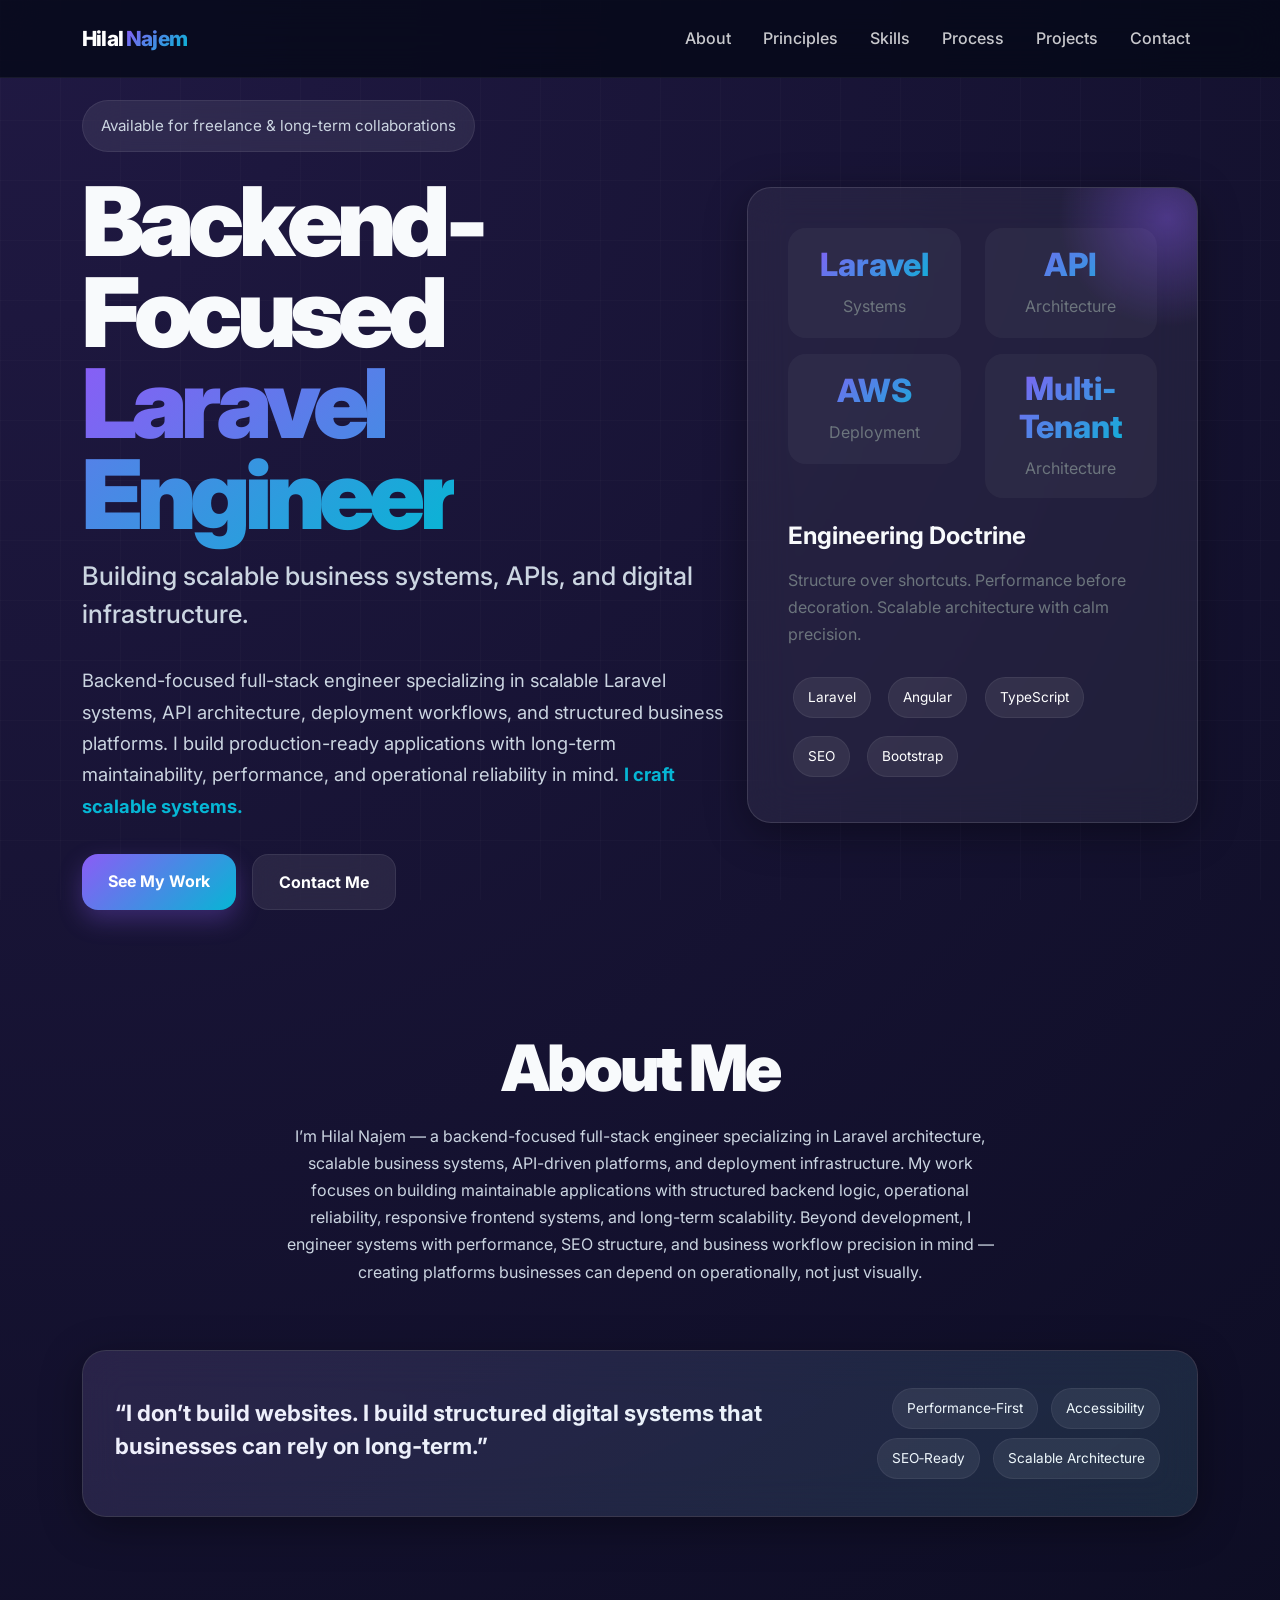
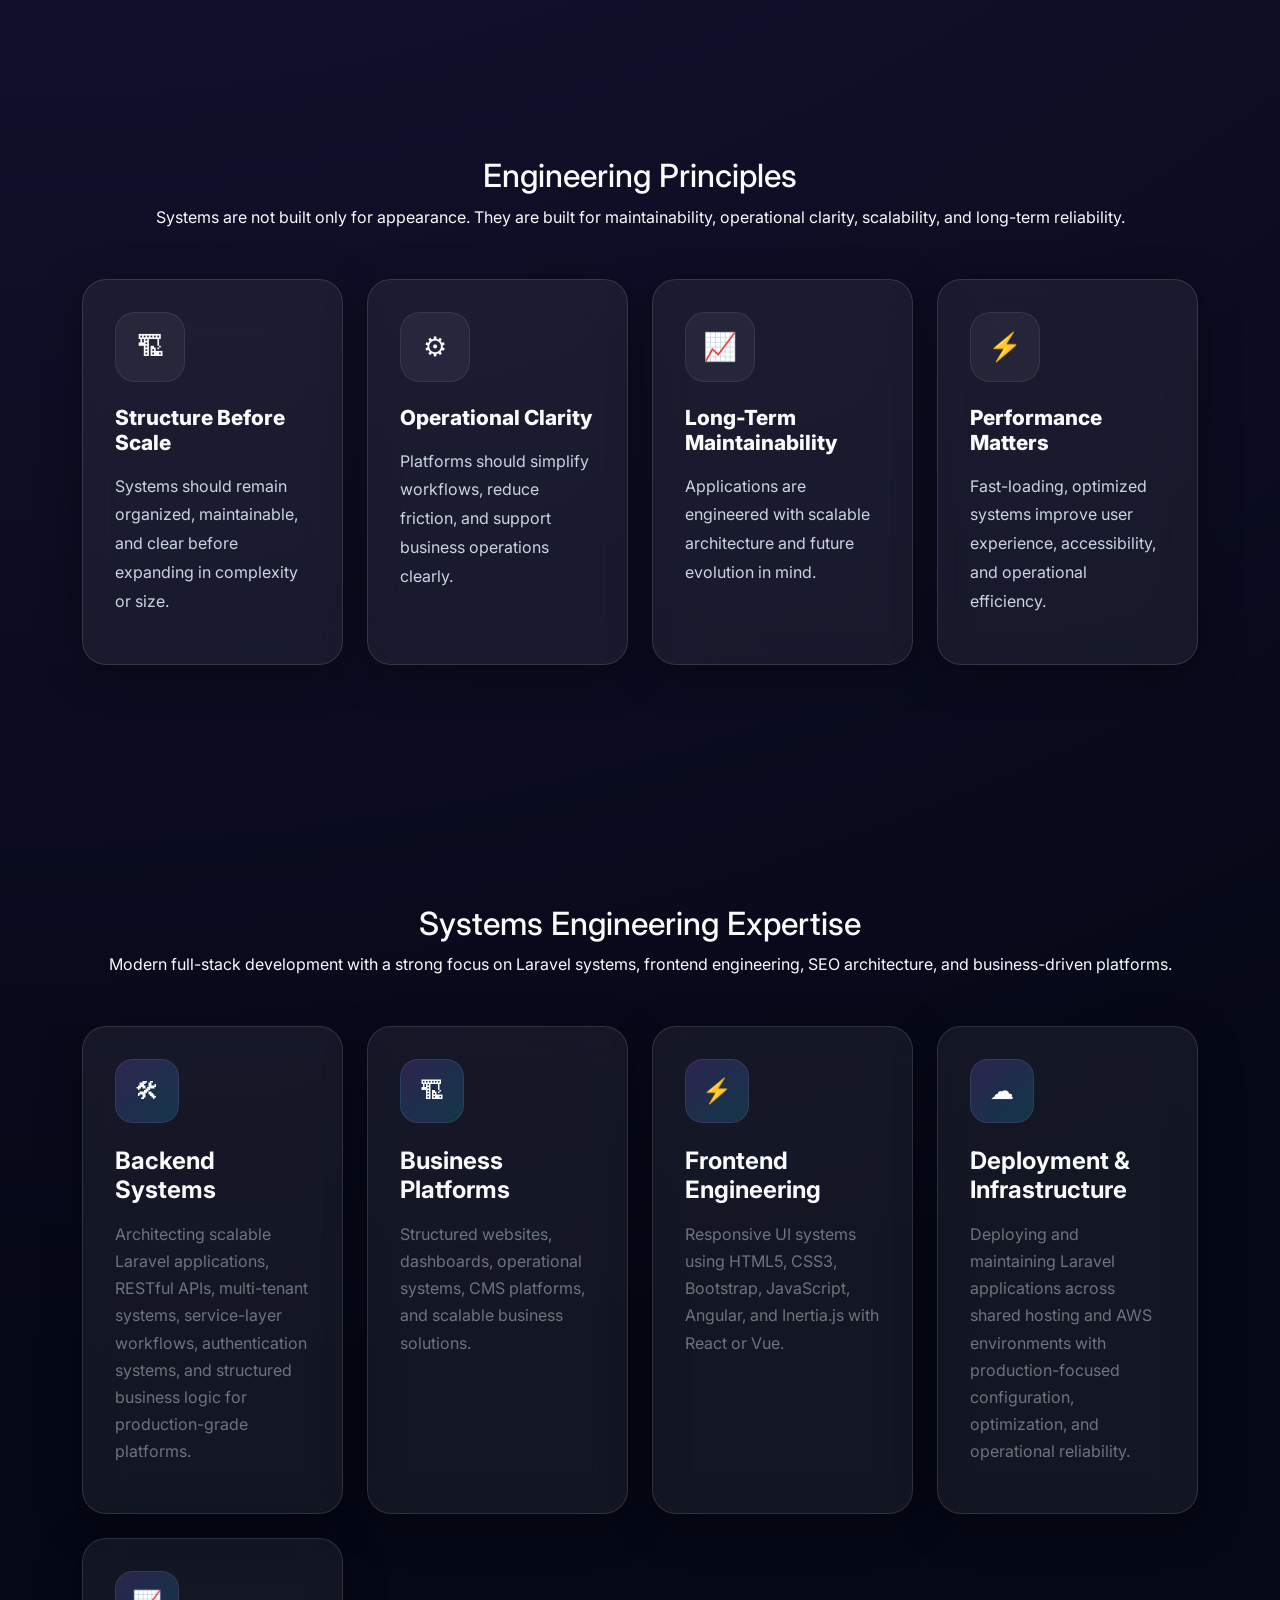
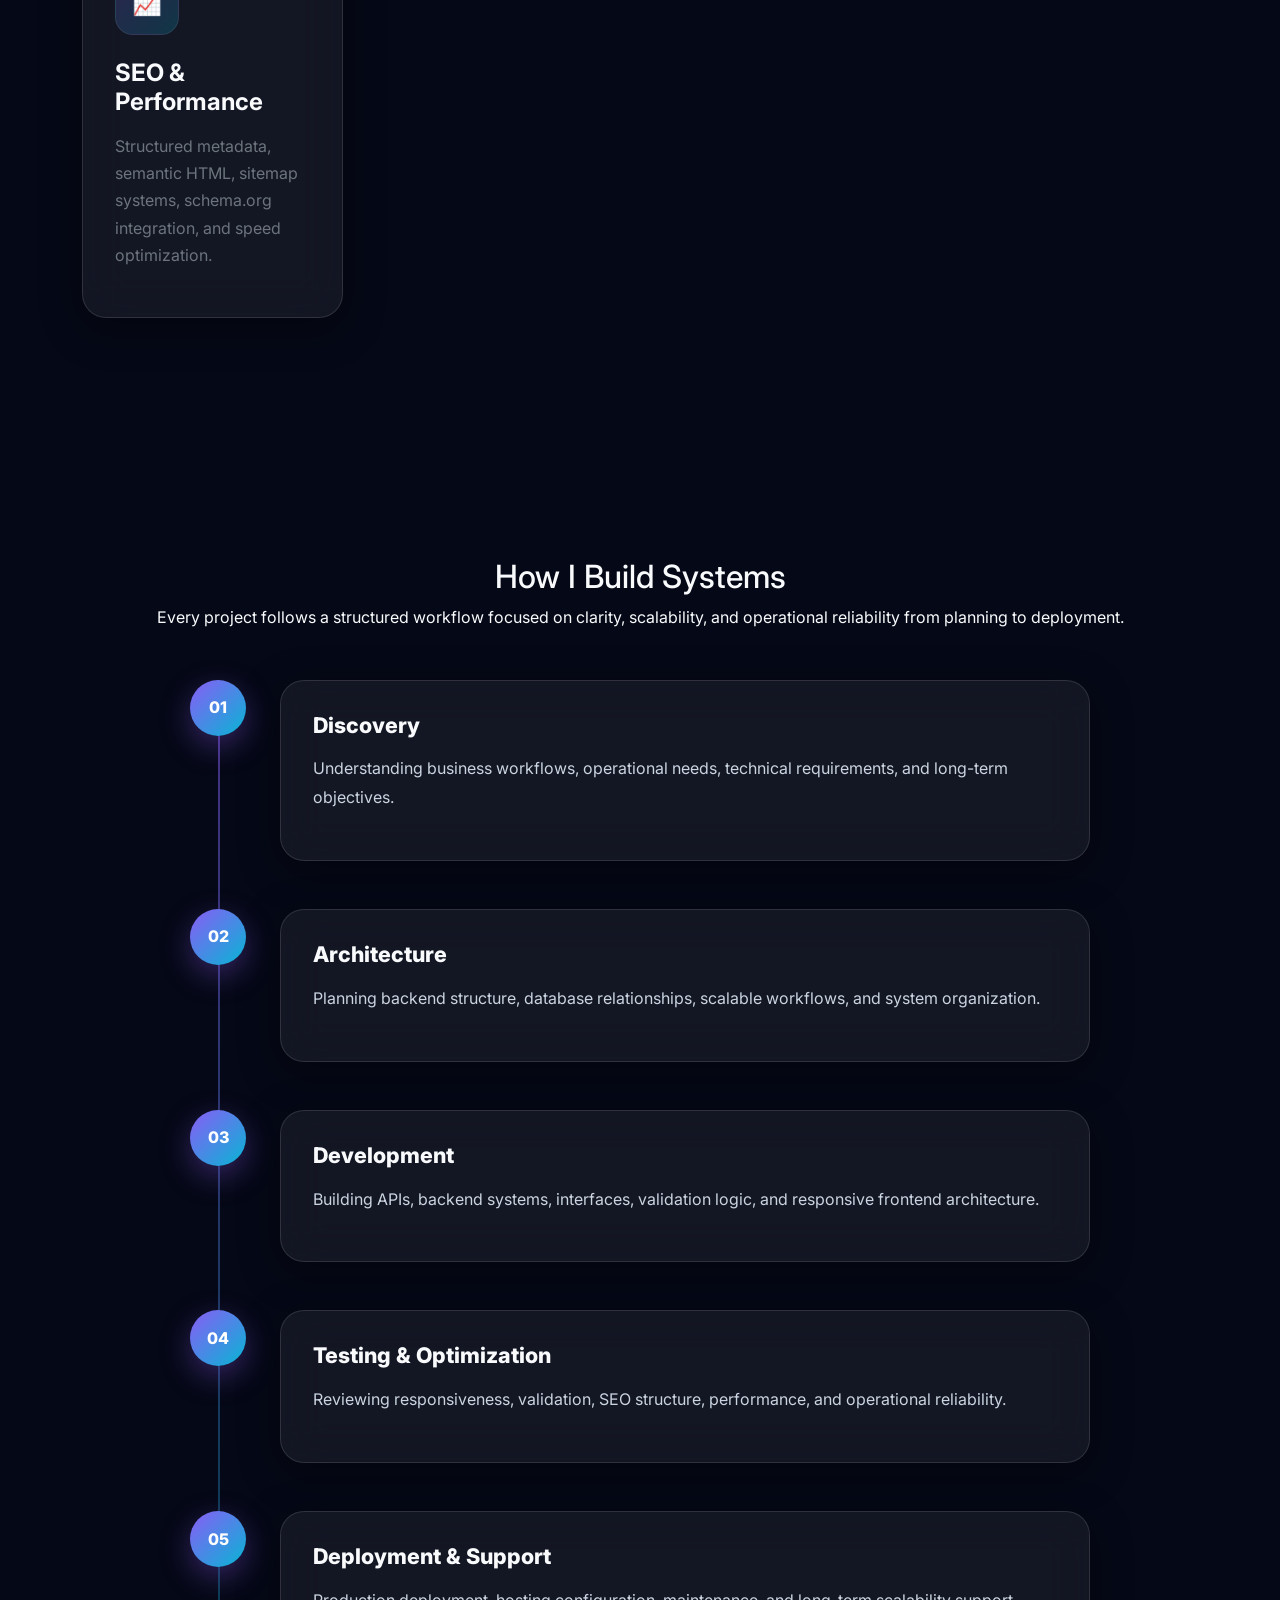
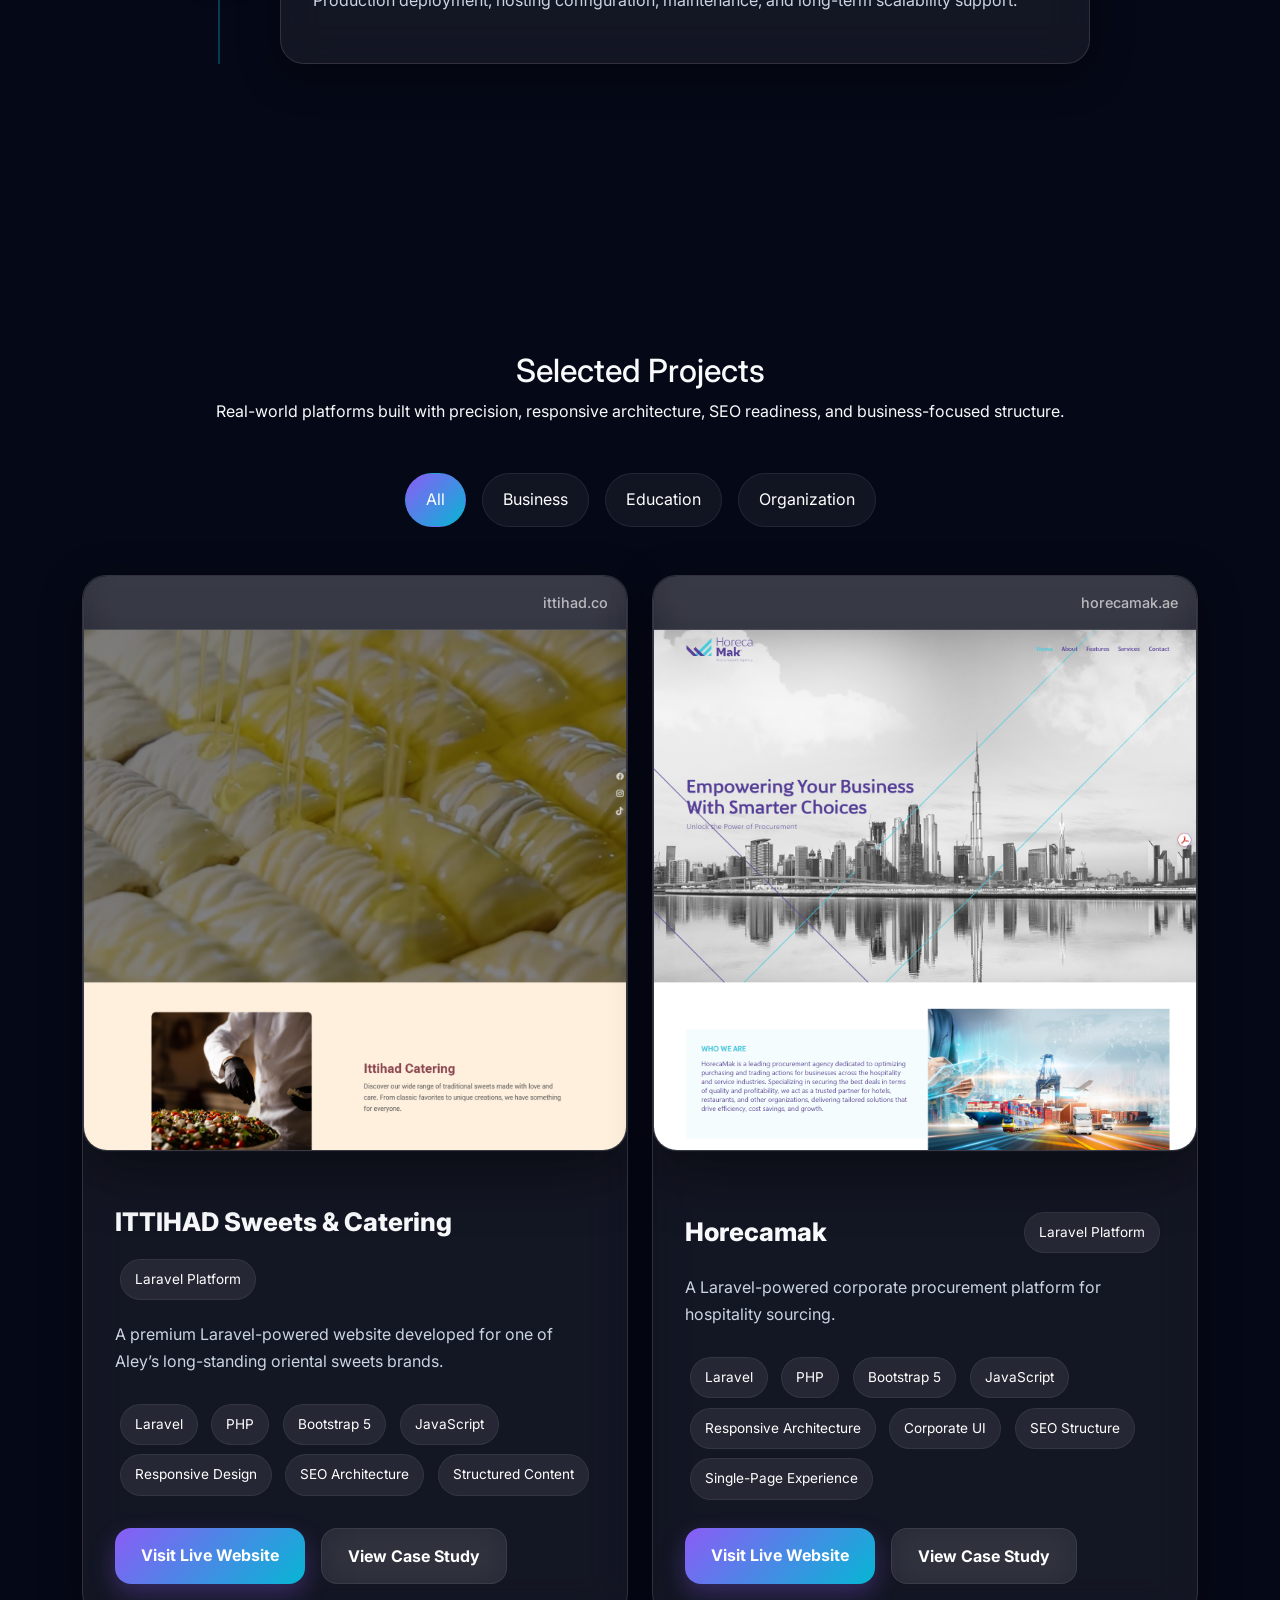
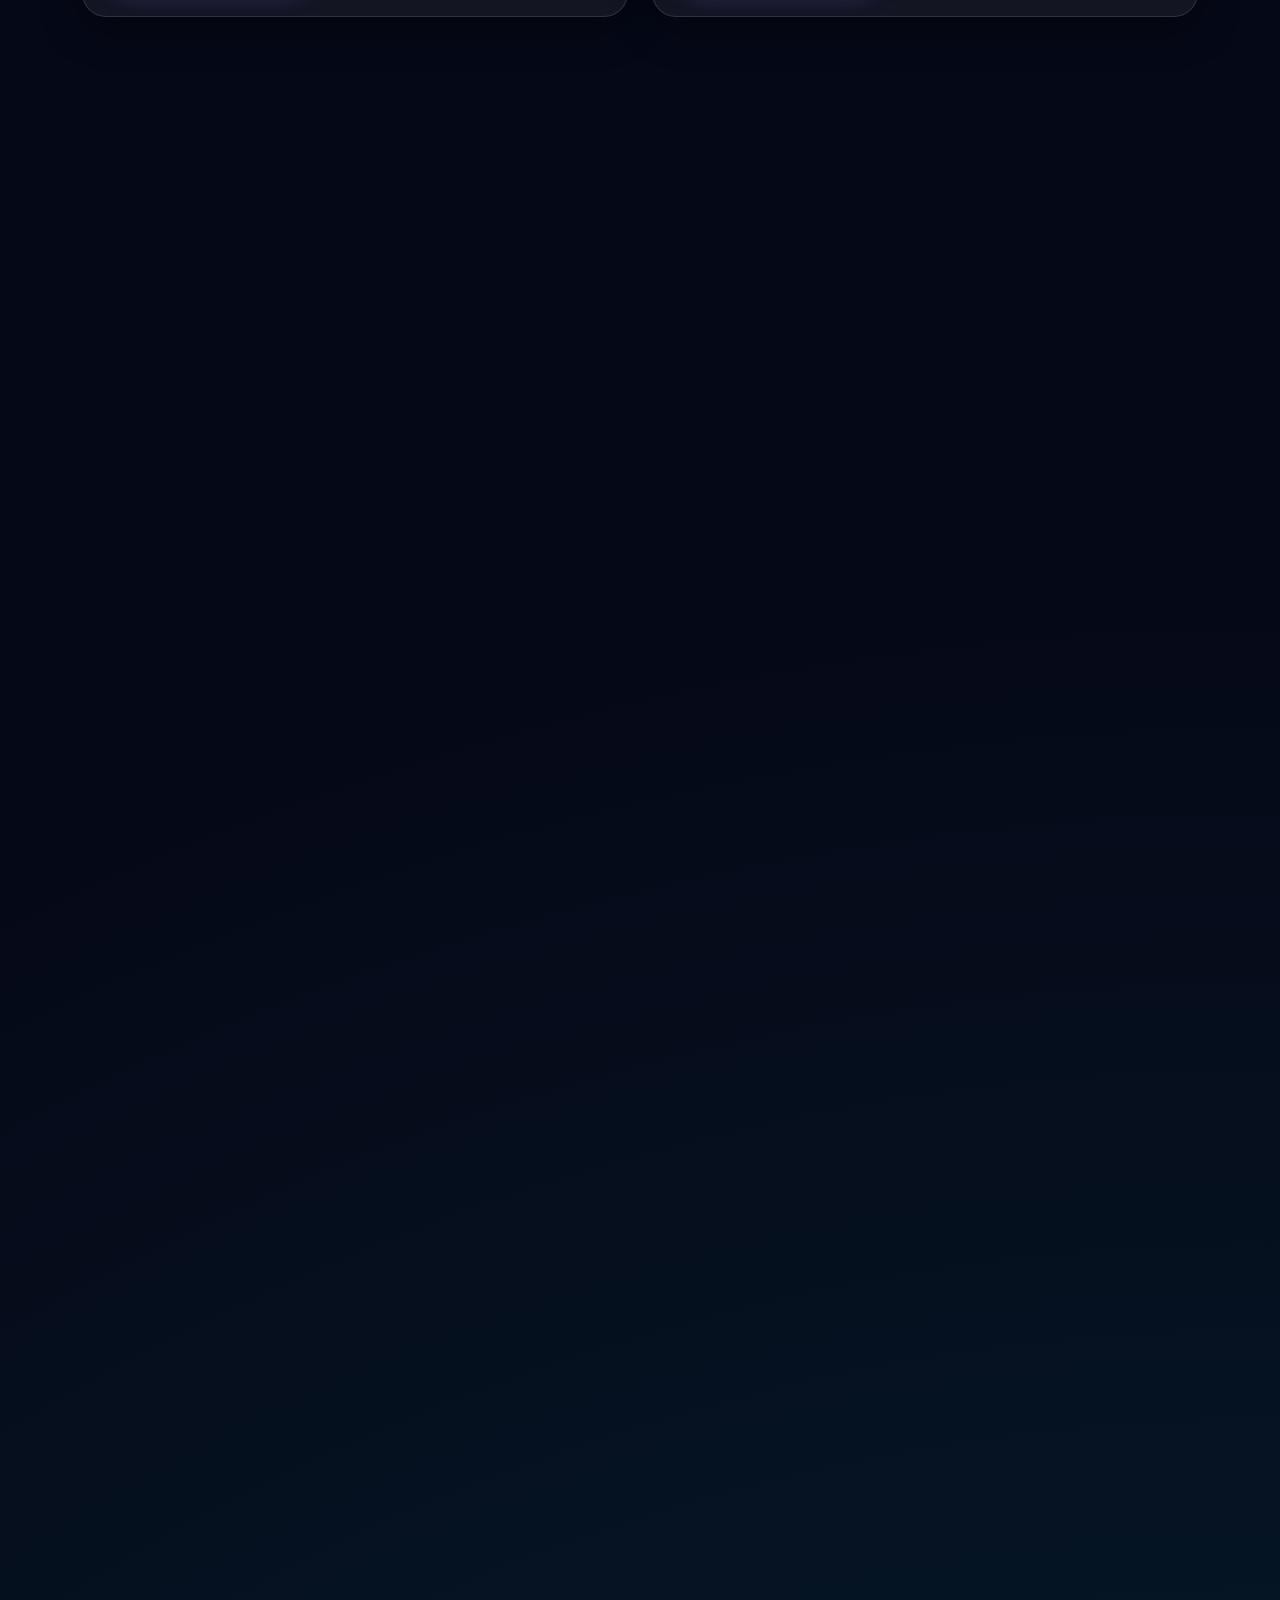
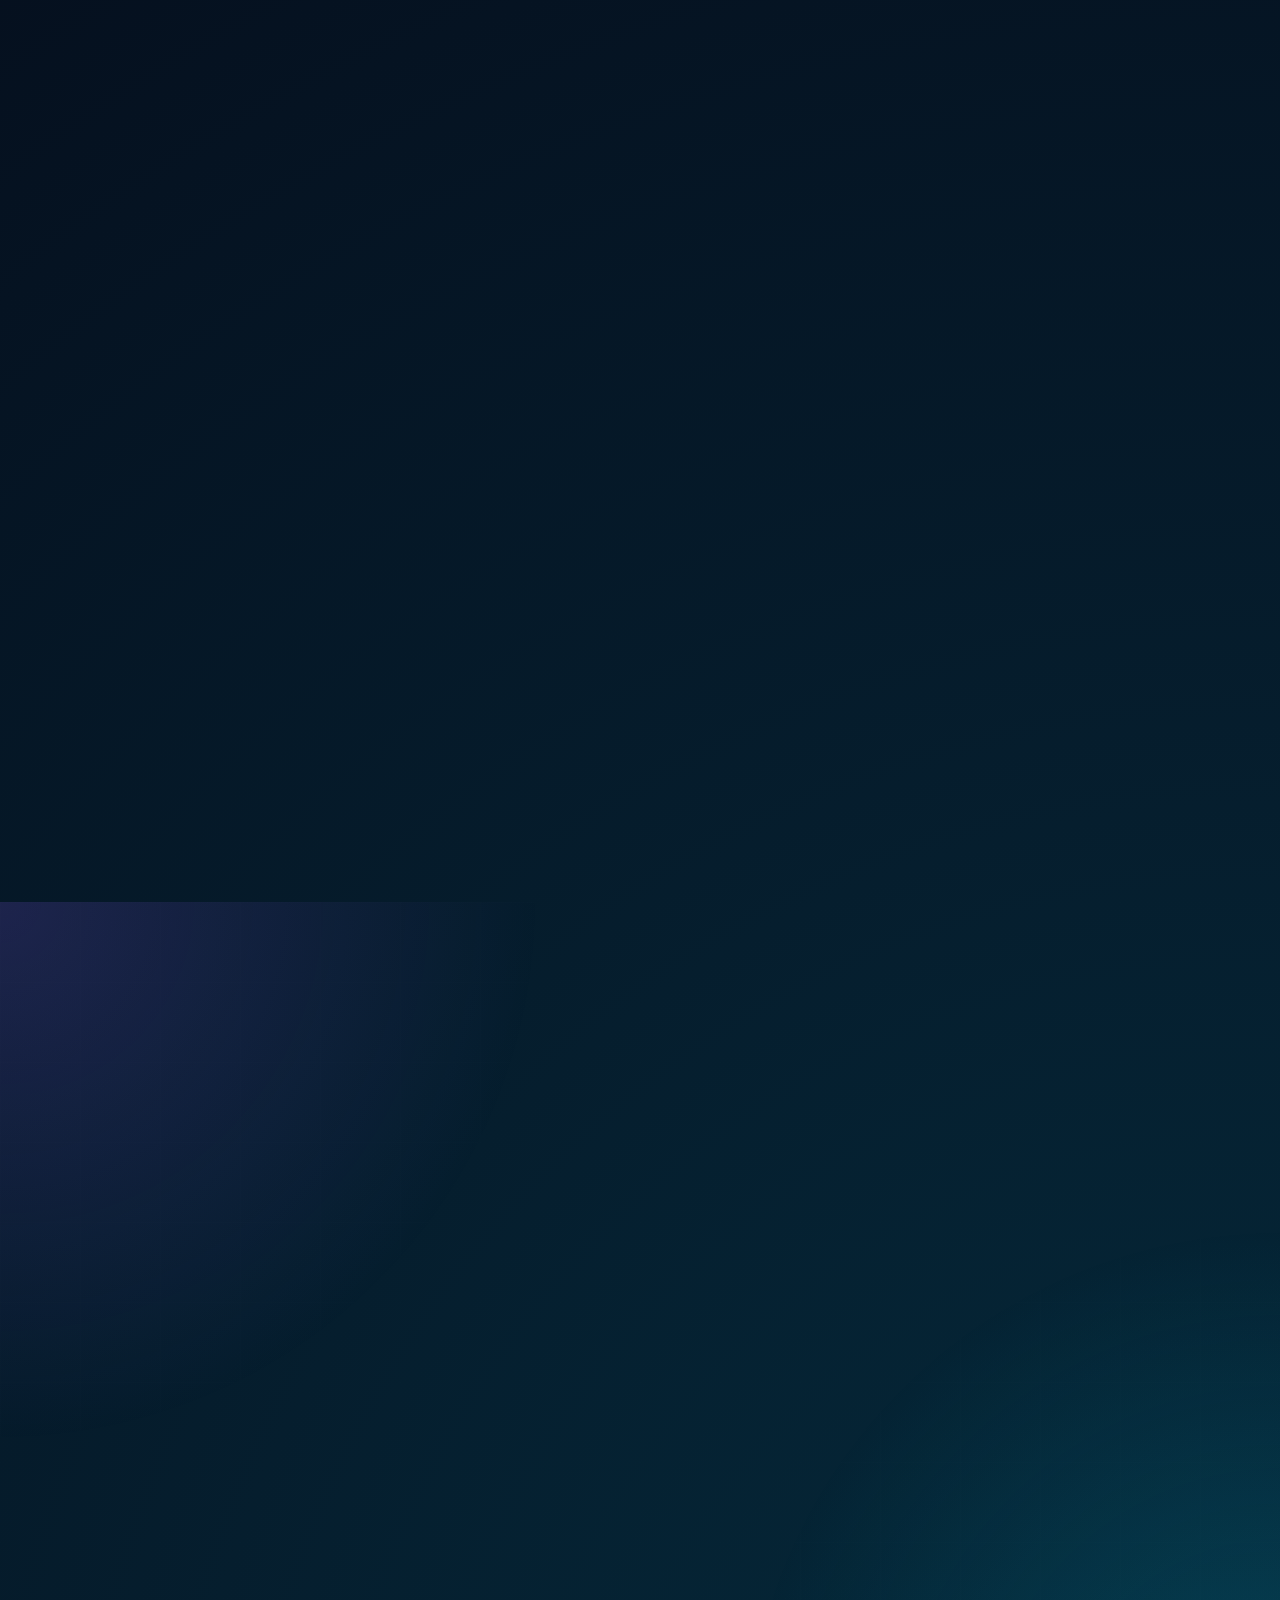
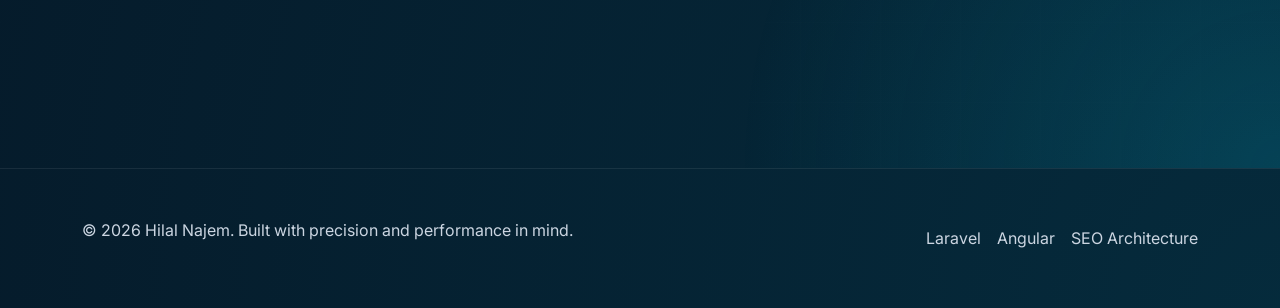
<file: index.html>
<!doctype html>
<html lang="en">
  <head>
    <meta charset="UTF-8" />
    <meta
      name="viewport"
      content="width=device-width, initial-scale=1.0, viewport-fit=cover"
    />
    <title>Hilal Najem | Laravel Systems Engineer</title>
    <meta
      name="description"
      content="Backend-focused Laravel systems engineer building scalable APIs, operational platforms, and structured digital infrastructure."
    />
    <meta name="author" content="Hilal Najem" />
    <meta property="profile:first_name" content="Hilal" />
    <meta property="profile:last_name" content="Najem" />

    <meta property="og:type" content="website" />
    <meta
      property="og:url"
      content="https://hilal-najem-portfolio.pages.dev/"
    />
    <meta
      property="og:title"
      content="Hilal Najem | Laravel Systems Engineer"
    />
    <meta
      property="og:description"
      content="Backend-focused Laravel systems engineer building scalable APIs, operational platforms, and structured digital infrastructure."
    />
    <meta
      property="og:image"
      content="https://hilal-najem-portfolio.pages.dev/assets/images/og-image.png"
    />
    <meta property="og:image:width" content="1200" />
    <meta property="og:image:height" content="630" />

    <meta property="og:site_name" content="Hilal Najem Portfolio" />

    <meta name="twitter:card" content="summary_large_image" />
    <meta
      name="twitter:title"
      content="Hilal Najem | Laravel Systems Engineer"
    />
    <meta
      name="twitter:description"
      content="Backend-focused Laravel systems engineer building scalable APIs."
    />
    <meta
      name="twitter:image"
      content="https://hilal-najem-portfolio.pages.dev/assets/images/og-image.png"
    />

    <meta name="robots" content="index, follow" />
    <meta name="theme-color" content="#07111f" />

    <meta property="og:locale" content="en_US" />
    <meta name="format-detection" content="telephone=no" />
    <meta name="referrer" content="strict-origin-when-cross-origin" />

    <meta name="color-scheme" content="dark" />

    <link rel="canonical" href="https://hilal-najem-portfolio.pages.dev/" />
    <link rel="preload" href="/assets/css/styles.css?v=2" as="style" />
    <link rel="stylesheet" href="/assets/css/styles.css?v=2" />

    <link rel="preconnect" href="https://fonts.googleapis.com" />
    <link rel="preconnect" href="https://fonts.gstatic.com" crossorigin />
    <link
      href="https://fonts.googleapis.com/css2?family=Inter:wght@300;400;500;600;700;800;900&display=swap"
      rel="stylesheet"
    />
    <link
      href="https://cdn.jsdelivr.net/npm/bootstrap@5.3.7/dist/css/bootstrap.min.css"
      rel="stylesheet"
    />
    <link rel="stylesheet" href="./assets/css/styles.css?v=2" />
    <link rel="icon" type="image/svg+xml" href="assets/favicons/favicon.svg" />
    <link rel="apple-touch-icon" href="assets/favicons/apple-touch-icon.png" />

    <script type="application/ld+json">
      {
        "@context": "https://schema.org",
        "@graph": [
          {
            "@type": "Person",
            "@id": "https://hilal-najem-portfolio.pages.dev/#person",
            "name": "Hilal Najem",
            "givenName": "Hilal",
            "familyName": "Najem",
            "jobTitle": "Laravel Systems Engineer",
            "description": "Backend-focused Laravel systems engineer specializing in scalable APIs, operational platforms, Laravel architecture, and digital infrastructure.",
            "url": "https://hilal-najem-portfolio.pages.dev/",
            "image": "https://hilal-najem-portfolio.pages.dev/assets/images/og-image.png",
            "email": "mailto:hilal123work@gmail.com",
            "address":{
              "@type":"PostalAddress",
              "addressCountry":"LB"
            }
            "worksFor":{
              "@type":"Organization",
              "name":"Freelance"
            }
            "nationality": {
              "@type": "Country",
              "name": "Lebanon"
            },
            "knowsAbout": [
              "Laravel",
              "PHP",
              "REST API Development",
              "MySQL",
              "React",
              "TypeScript",
              "JavaScript",
              "Bootstrap",
              "Tailwind CSS",
              "Software Architecture",
              "Backend Engineering",
              "Database Design",
              "System Design",
              "Linux",
              "Git"
            ],
            "sameAs": [
              "https://www.linkedin.com/in/hilal-najem-aa4b34b5/",
              "https://github.com/hilal-najem3"
            ]
          },
          {
            "@type": "WebSite",
            "@id": "https://hilal-najem-portfolio.pages.dev/#website",
            "url": "https://hilal-najem-portfolio.pages.dev/",
            "name": "Hilal Najem Portfolio",
            "description": "Official portfolio of Hilal Najem, Laravel Systems Engineer.",
            "publisher": {
              "@id": "https://hilal-najem-portfolio.pages.dev/#person"
            },
            "inLanguage": "en"
          }
        ]
      }
    </script>
  </head>
  <body>
    <a class="visually-hidden-focusable" href="#main-content"
      >Skip to main content</a
    >

    <nav
      class="navbar navbar-expand-lg fixed-top"
      aria-label="Primary navigation"
    >
      <div class="container">
        <a class="navbar-brand" href="#home" id="brandPrefix"></a>
        <button
          class="navbar-toggler border-0 shadow-none"
          type="button"
          data-bs-toggle="collapse"
          data-bs-target="#navbarContent"
          aria-label="Toggle navigation"
        >
          <span class="navbar-toggler-icon"></span>
        </button>
        <div class="collapse navbar-collapse" id="navbarContent">
          <ul
            class="navbar-nav ms-auto align-items-lg-center gap-lg-3"
            id="navLinks"
          ></ul>
        </div>
      </div>
    </nav>

    <main id="main-content" tabindex="-1">
      <header class="hero" id="home">
        <div class="container">
          <div class="row align-items-center g-5">
            <div class="col-lg-7">
              <div class="hero-badge fade-up" id="heroBadge">
                Backend • Laravel • Systems Engineering
              </div>

              <h1 class="fade-up hero-title" id="heroTitle">
                Hilal <span class="gradient-accent">Najem</span>
              </h1>

              <h2 class="hero-subtitle fade-up" id="heroSubtitle">
                Laravel Systems Engineer
              </h2>

              <p class="hero-description fade-up" id="heroDescription">
                Backend-focused Laravel systems engineer building scalable APIs,
                operational platforms and structured digital infrastructure.
                <span class="typing" id="typing"></span>
              </p>
              <div class="hero-buttons fade-up" id="heroButtons"></div>
            </div>
            <div class="col-lg-5">
              <div class="glass-card hero-card fade-up">
                <div class="row g-3 mb-4" id="heroMetrics"></div>
                <h2 class="h4 fw-bold mb-3" id="doctrineTitle">
                  Engineering Doctrine
                </h2>

                <p class="text-secondary mb-4" id="doctrineText">
                  Reliable systems are built through structure, maintainability,
                  performance and thoughtful architecture—not shortcuts.
                </p>
                <div class="d-flex flex-wrap gap-2" id="heroTechBadges"></div>
              </div>
            </div>
          </div>
        </div>
      </header>

      <section class="section" id="about">
        <div class="container">
          <div class="text-center mb-5 fade-up">
            <h2 class="section-title" id="aboutTitle">About Me</h2>

            <p class="section-subtitle" id="aboutDesc">
              I specialize in Laravel backend engineering, system architecture
              and scalable business platforms.
            </p>
          </div>
          <div class="glass-card doctrine-box fade-up">
            <div class="row align-items-center g-4">
              <div class="col-lg-8">
                <h3 class="quote" id="aboutQuote"></h3>
              </div>
              <div class="col-lg-4 text-lg-end" id="aboutBadges"></div>
            </div>
          </div>
        </div>
      </section>

      <section class="section" id="principles">
        <div class="container">
          <div class="text-center mb-5 fade-up">
            <h2 id="principlesTitle">Engineering Principles</h2>

            <p id="principlesSubtitle">
              The values guiding every project I build.
            </p>
          </div>
          <div class="row g-4" id="principlesContainer"></div>
        </div>
      </section>

      <section class="section" id="skills">
        <div class="container">
          <div class="text-center mb-5 fade-up">
            <h2 id="skillsTitle">Technical Expertise</h2>

            <p id="skillsSubtitle">
              Modern technologies I use to build scalable software.
            </p>
          </div>
          <div class="row g-4" id="skillsContainer"></div>
        </div>
      </section>

      <section class="section" id="process">
        <div class="container">
          <div class="text-center mb-5 fade-up">
            <h2 id="processTitle">Development Process</h2>

            <p id="processSubtitle">
              A structured workflow from planning to deployment.
            </p>
          </div>
          <div class="process-wrapper" id="processContainer"></div>
        </div>
      </section>

      <section class="section" id="projects">
        <div class="container">
          <div class="text-center mb-5 fade-up">
            <h2 id="projectsTitle">Featured Projects</h2>

            <p id="projectsSubtitle">
              Selected systems and products I've designed and developed.
            </p>
          </div>
          <div
            class="d-flex flex-wrap justify-content-center gap-3 mb-5 fade-up"
            id="filterButtonsContainer"
          ></div>
          <div class="row g-4" id="projectsContainer"></div>
        </div>
      </section>

      <section class="contact-experience" id="contact">
        <div class="contact-noise"></div>
        <div class="container position-relative">
          <div class="contact-wrapper fade-up">
            <div class="contact-left">
              <div id="contactLabel">Let's Work Together</div>

              <h2 id="contactHeadline">Building Your Next Digital Platform</h2>

              <p id="contactText">
                I'm available for Laravel development, system architecture and
                backend consulting.
              </p>

              <div id="contactAvailability">
                Currently accepting freelance and contract work.
              </div>
            </div>
            <div class="contact-panel" id="contactActions"></div>
          </div>
        </div>
      </section>
    </main>

    <footer>
      <div class="container">
        <div
          class="d-flex flex-column flex-lg-row justify-content-between align-items-center gap-3"
        >
          <p id="footerText">© 2026 Hilal Najem. All rights reserved.</p>
          <div class="d-flex gap-3" id="footerBadges"></div>
        </div>
      </div>
    </footer>

    <button
      type="button"
      class="back-to-top"
      id="backToTop"
      aria-label="Back to top"
    >
      ↑
    </button>
    <div class="toast-container-custom" id="toastContainer"></div>

    <!-- Project Case Study Modal -->
    <div class="modal fade" id="projectModal" tabindex="-1" aria-hidden="true">
      <div
        class="modal-dialog modal-xl modal-dialog-centered modal-dialog-scrollable project-modal-dialog"
      >
        <div class="modal-content project-modal-content">
          <!-- Close Button -->
          <button
            type="button"
            class="btn-close btn-close-white project-modal-close"
            data-bs-dismiss="modal"
            aria-label="Close"
          ></button>

          <div class="modal-body p-0">
            <!-- =====================================================
             PROJECT HERO / PREVIEW
        ====================================================== -->
            <div class="project-modal-preview">
              <img
                id="modalImage"
                src="[data-uri]"
                alt="Project preview"
                class="img-fluid w-100 project-modal-image"
              />

              <div class="project-modal-overlay"></div>

              <div class="project-modal-top">
                <div>
                  <span
                    id="modalCategory"
                    class="project-modal-category"
                  ></span>

                  <h2 id="projectModalLabel" class="project-modal-title"></h2>

                  <p
                    id="modalShortDescription"
                    class="project-modal-short-description"
                  ></p>
                </div>
              </div>
            </div>

            <!-- =====================================================
             PROJECT CONTENT
        ====================================================== -->
            <div class="project-modal-body">
              <!-- ===================================================
               PROJECT META
               Developer / Product Type / Current Deployment
          ==================================================== -->
              <div
                id="modalProjectMeta"
                class="project-modal-meta mb-5 d-none"
              ></div>

              <!-- ===================================================
               TECHNOLOGIES
          ==================================================== -->
              <div class="mb-5">
                <h3 class="project-modal-section-title">Technologies</h3>

                <div id="modalTechStack" class="d-flex flex-wrap gap-2"></div>
              </div>

              <!-- ===================================================
               PROJECT OVERVIEW
          ==================================================== -->
              <div class="mb-5">
                <h3 class="project-modal-section-title">Project Overview</h3>

                <p id="modalDescription" class="project-modal-text"></p>
              </div>

              <!-- ===================================================
               KEY FEATURES
          ==================================================== -->
              <div class="mb-5">
                <h3 class="project-modal-section-title">Key Features</h3>

                <div id="modalFeatures" class="row g-4"></div>
              </div>

              <!-- ===================================================
               MAIN PAGES & PURPOSE
          ==================================================== -->
              <div class="mb-5">
                <h3 class="project-modal-section-title">
                  Main Pages & Purpose
                </h3>

                <ul id="modalPages" class="project-modal-pages"></ul>
              </div>

              <!-- ===================================================
               PROJECT LINKS
          ==================================================== -->
              <div class="d-flex flex-wrap gap-3 align-items-center">
                <a
                  id="modalLiveLink"
                  href="#"
                  target="_blank"
                  rel="noopener noreferrer"
                  class="btn btn-primary-custom"
                >
                  Visit Live Website
                </a>

                <a
                  id="modalGithubLink"
                  href="#"
                  target="_blank"
                  rel="noopener noreferrer"
                  class="btn btn-secondary-custom d-none"
                >
                  View GitHub
                </a>
              </div>
            </div>
          </div>
        </div>
      </div>
    </div>

    <script src="https://cdn.jsdelivr.net/npm/bootstrap@5.3.7/dist/js/bootstrap.bundle.min.js"></script>

    <script src="./assets/json/content.js"></script>
    <script src="./assets/scripts/main.js?v=4"></script>
  </body>
</html>
</file>
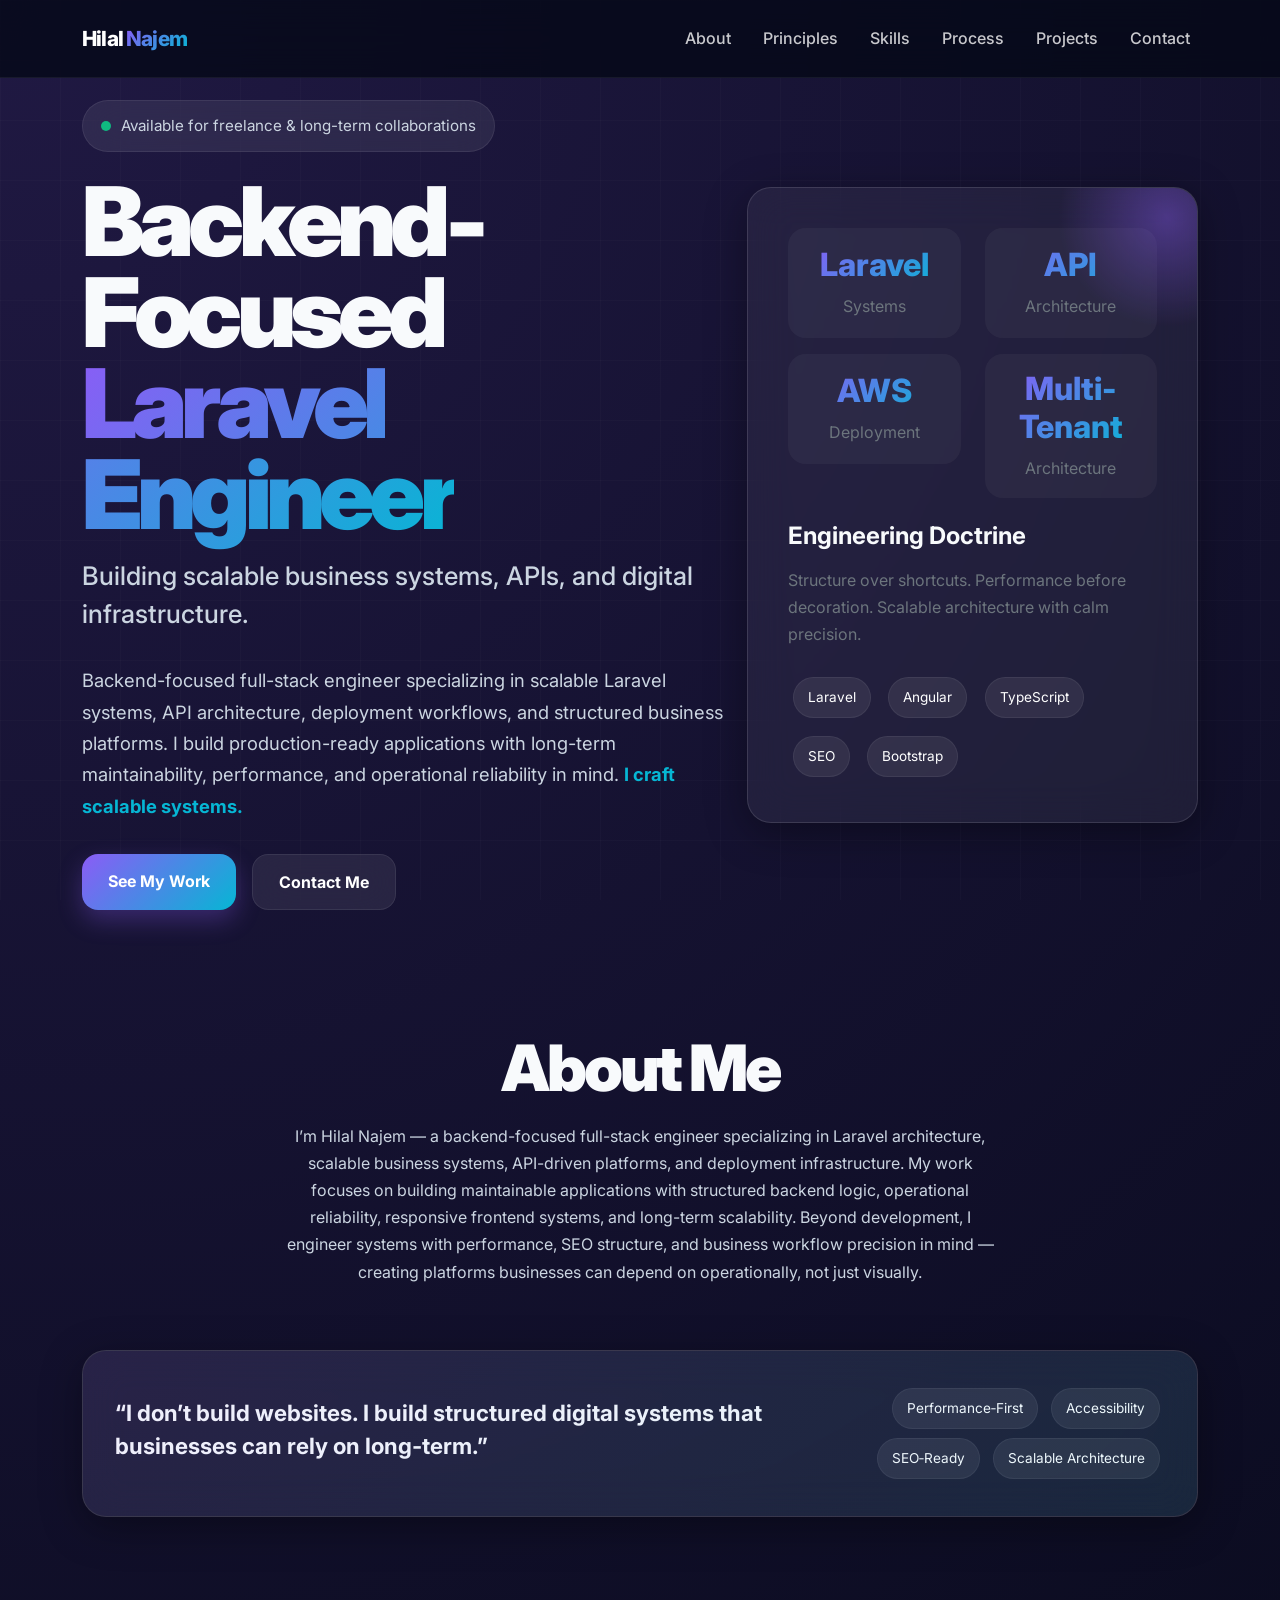
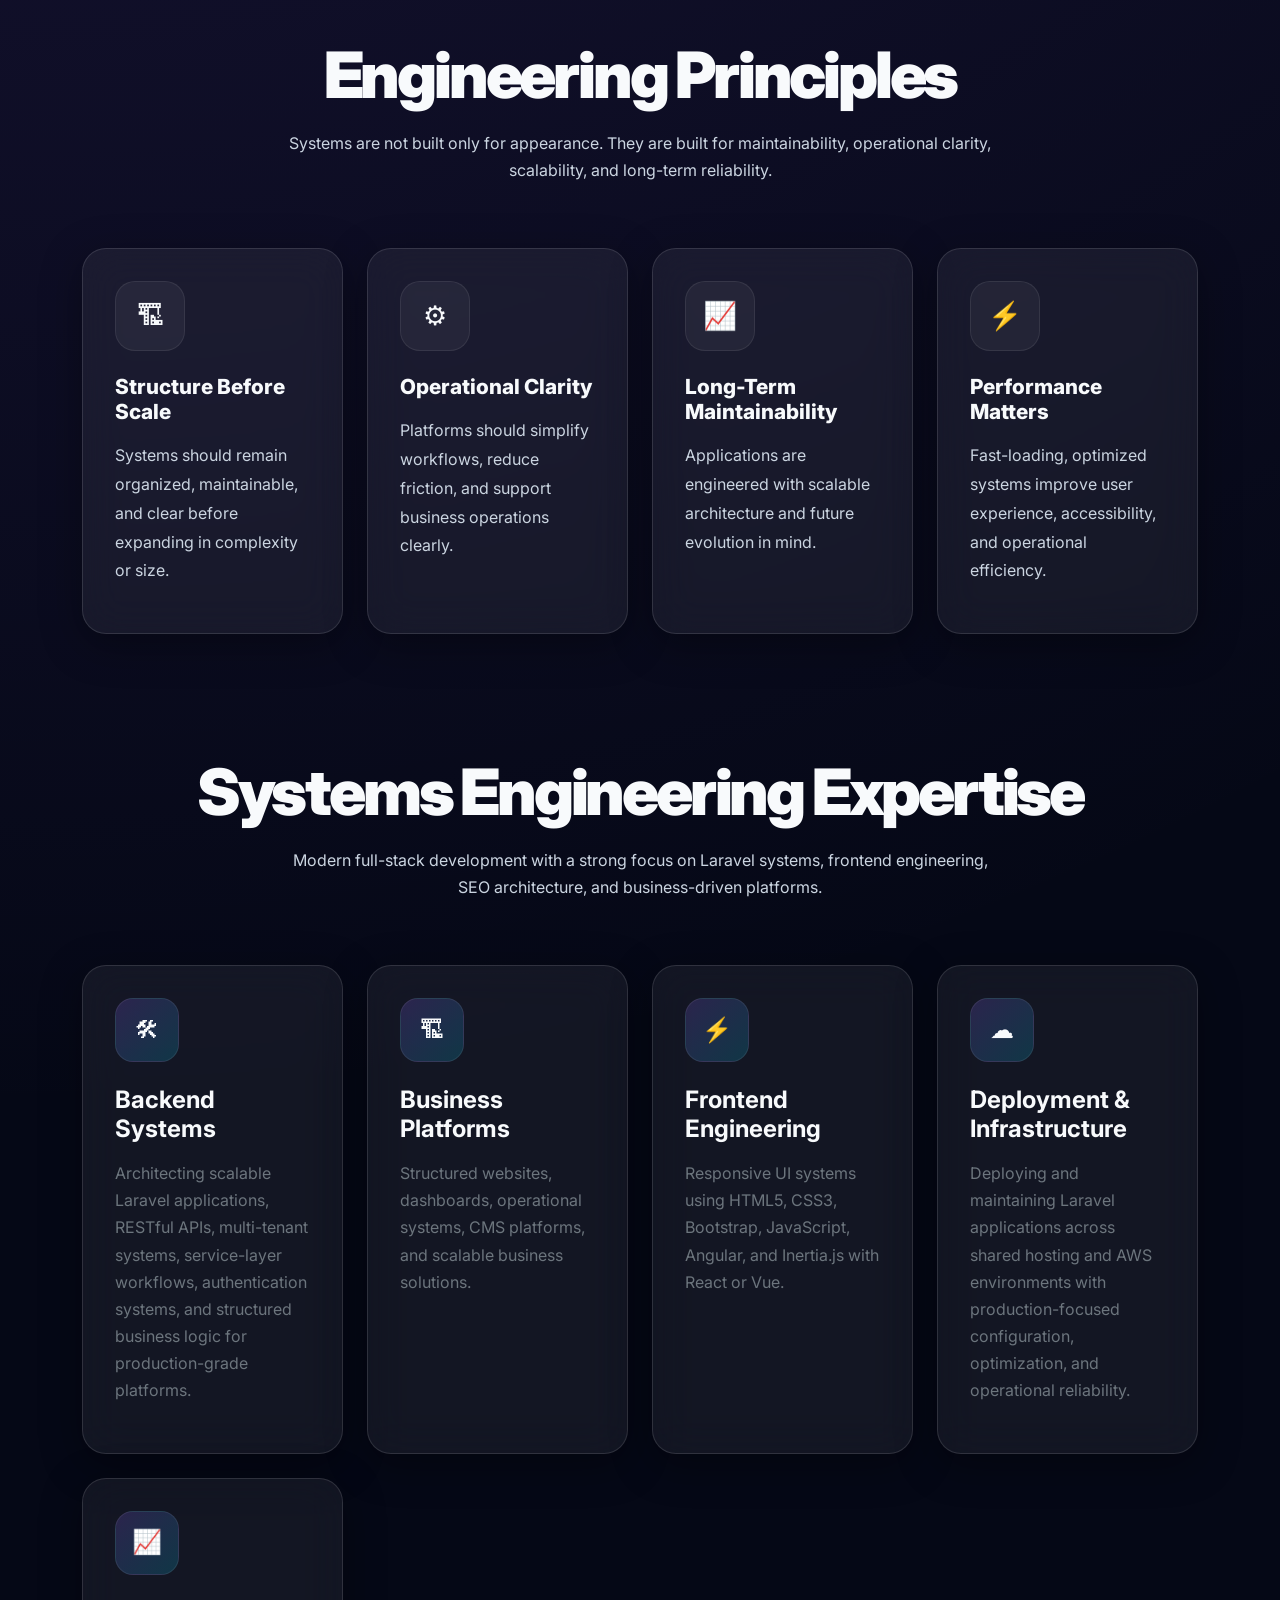
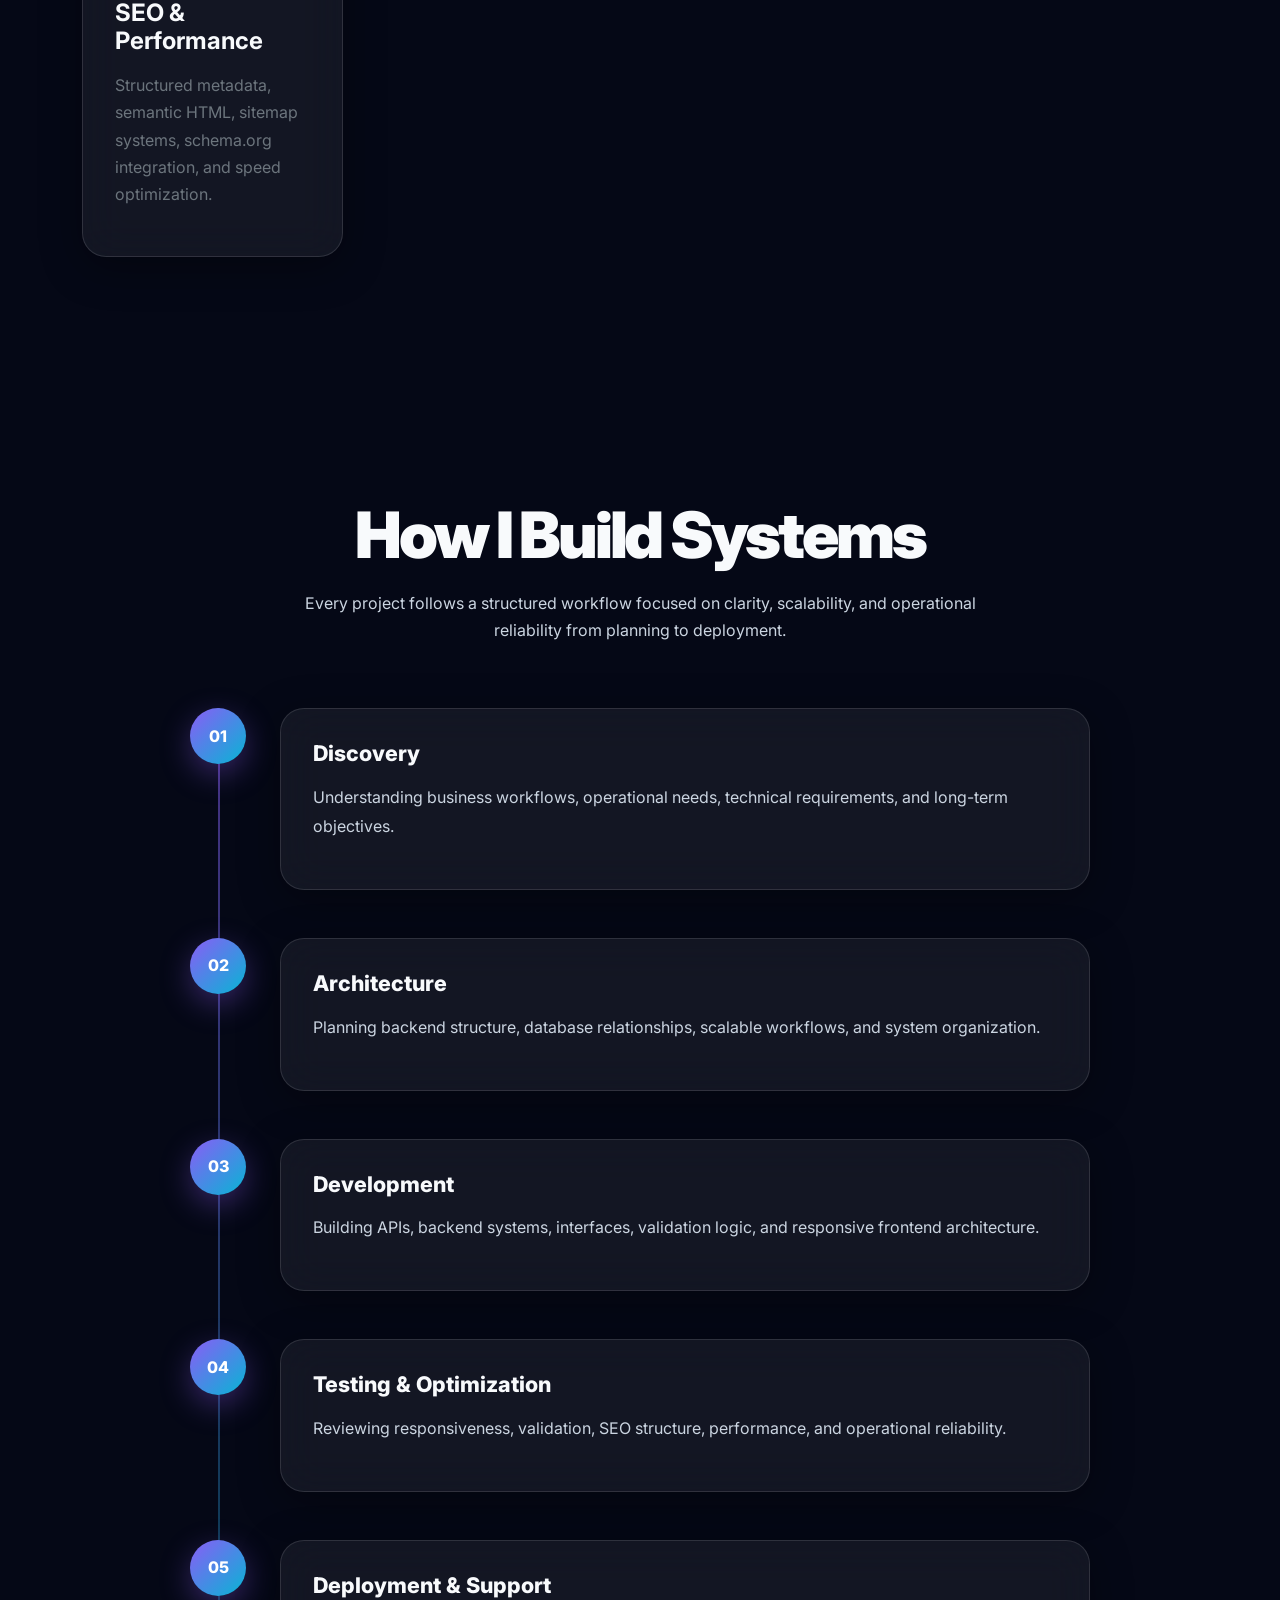
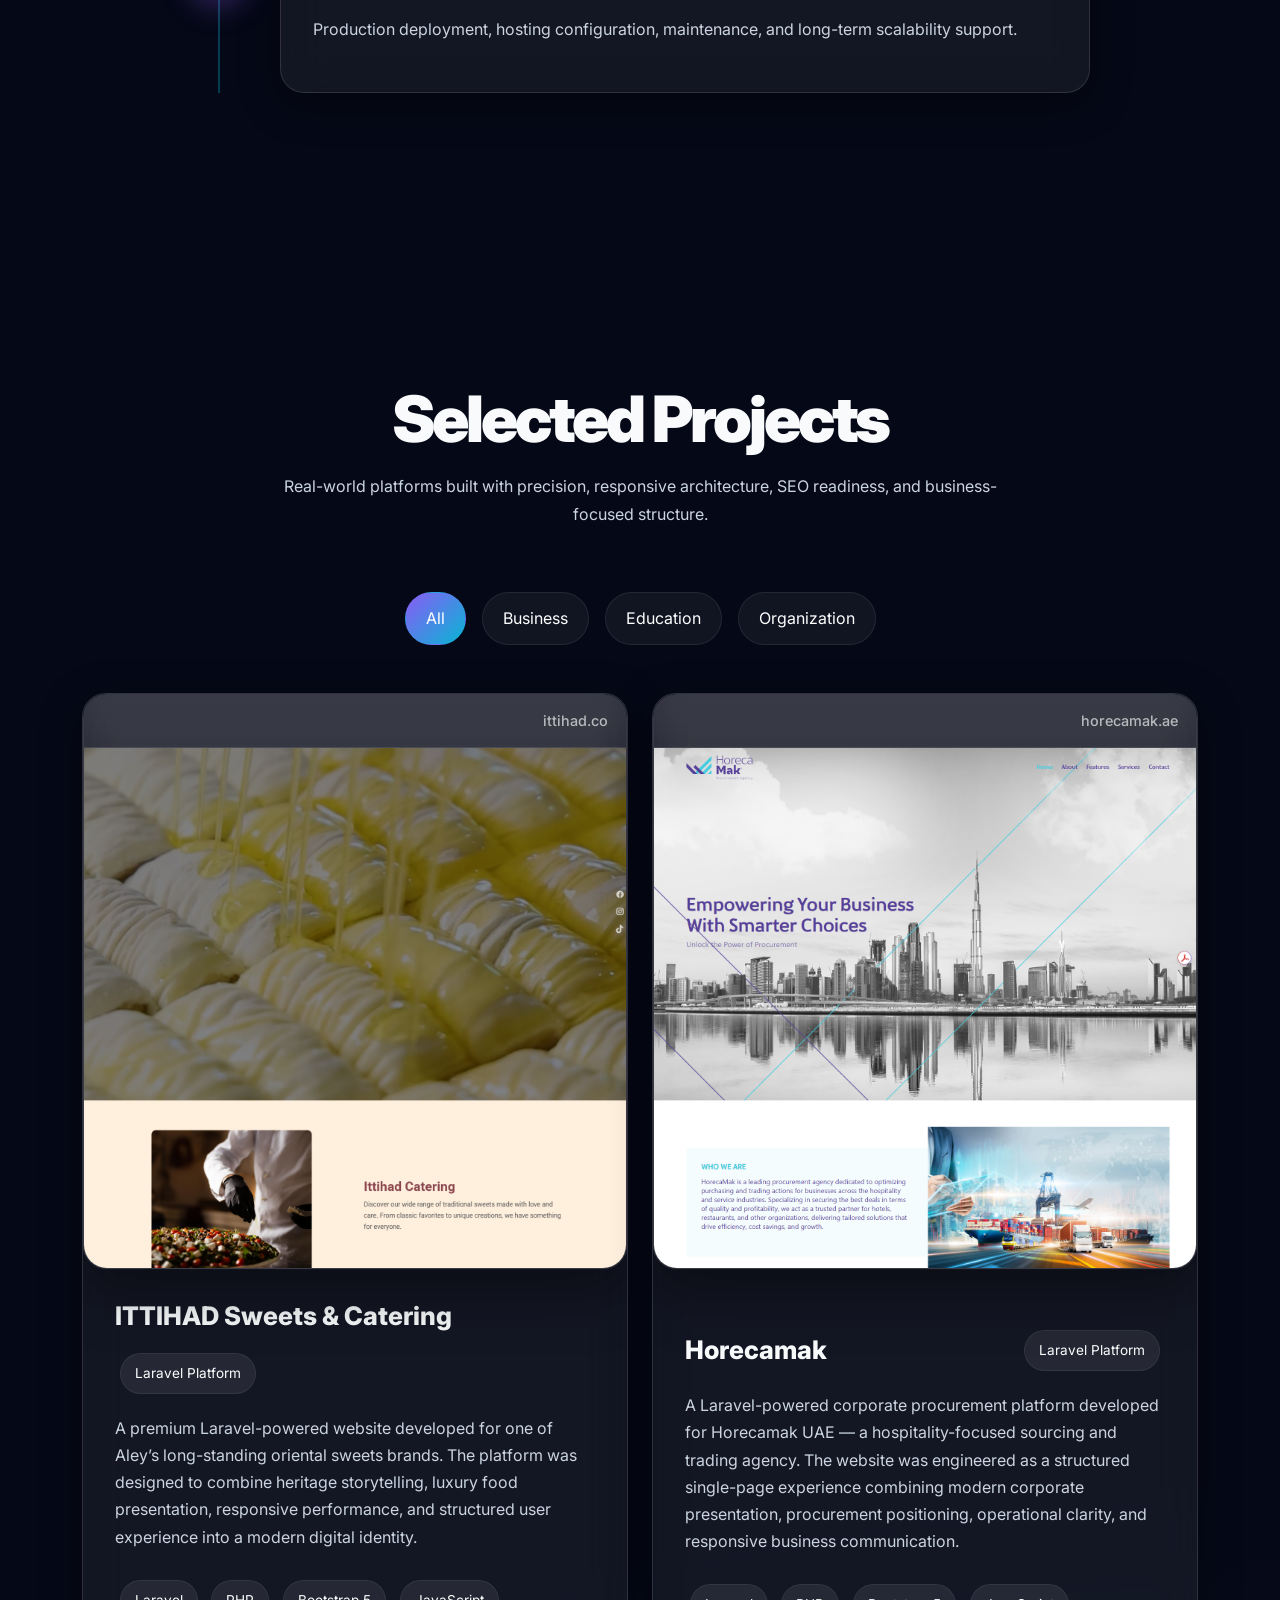
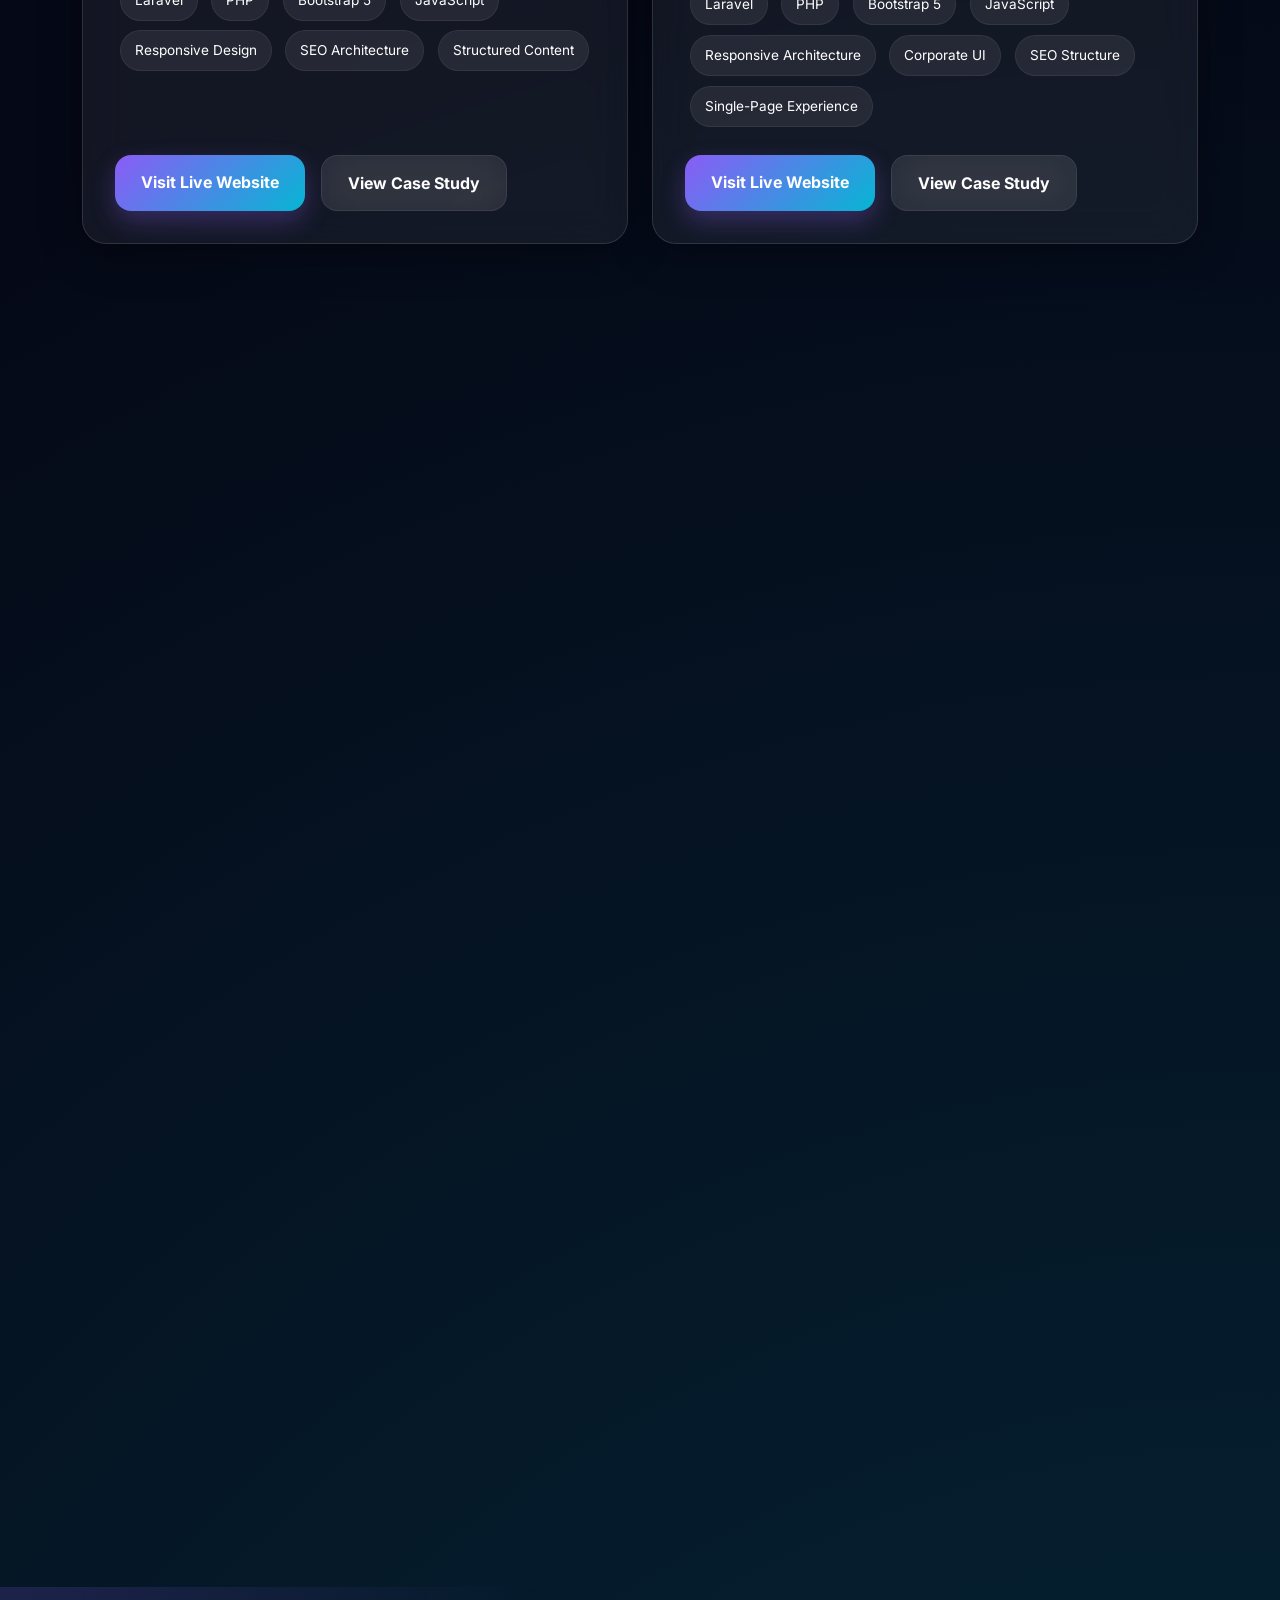
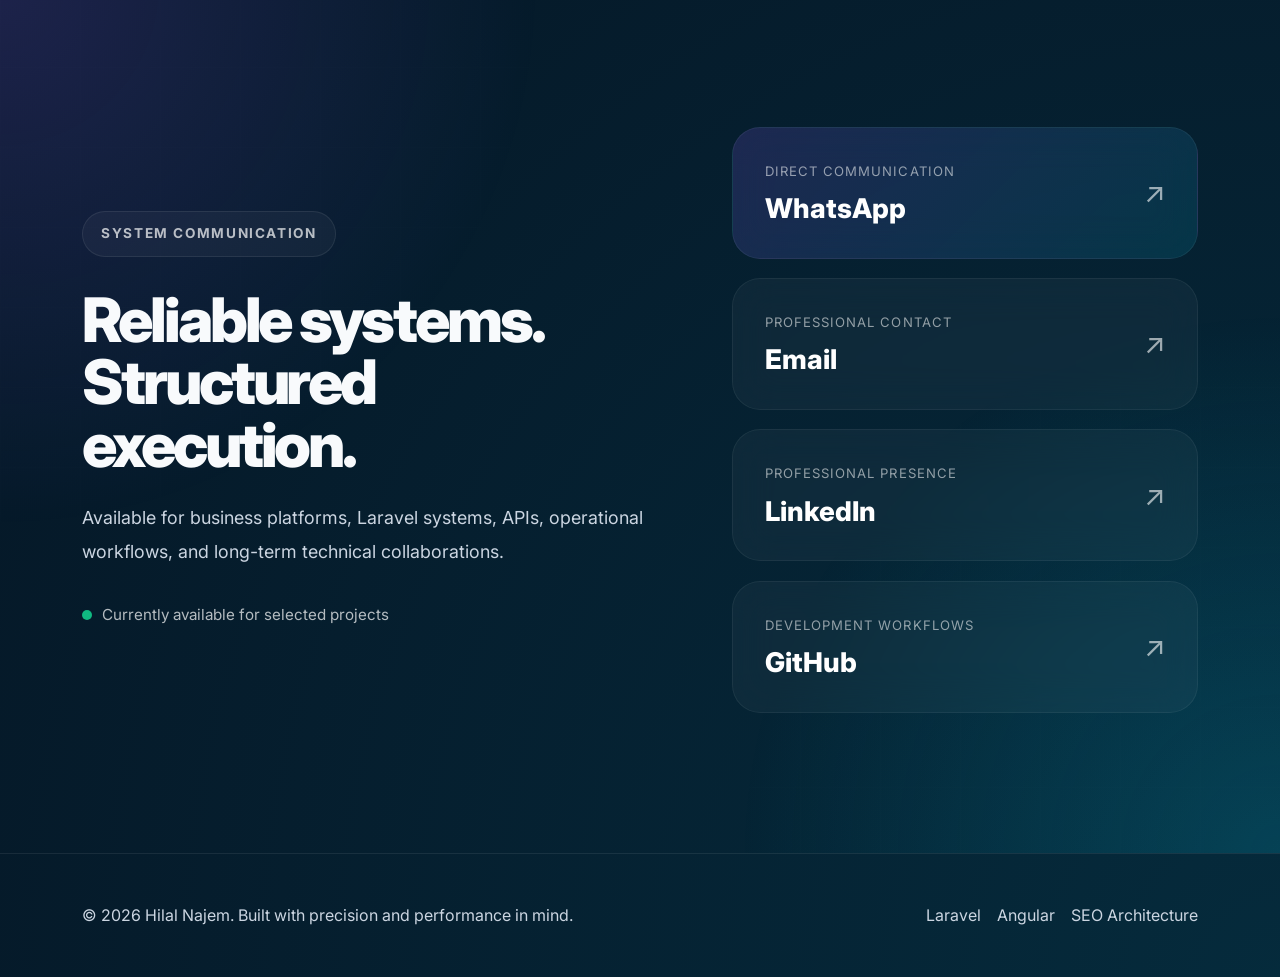
<file: portfolio.html>
<!doctype html>
<html lang="en">
  <head>
    <meta charset="UTF-8" />
    <meta name="viewport" content="width=device-width, initial-scale=1.0" />

    <!-- Primary SEO -->
    <title>
      Hilal Najem | Full-Stack Developer & Digital Systems Architect
    </title>
    <meta
      name="description"
      content="Hilal Najem is a full-stack web developer specializing in Laravel, Angular, scalable business systems, SEO-first architecture, and high-performance digital platforms."
    />
    <meta
      name="keywords"
      content="Hilal Najem, Laravel Developer, Angular Developer, Full Stack Developer, PrimeCodes, Web Developer Lebanon, SEO Web Developer, Business Systems"
    />
    <meta name="author" content="Hilal Najem" />
    <meta name="robots" content="index, follow" />
    <link rel="canonical" href="https://hilalnajem.dev" />

    <!-- Open Graph -->
    <meta
      property="og:title"
      content="Hilal Najem | Full-Stack Developer & Digital Systems Architect"
    />
    <meta
      property="og:description"
      content="Building structured digital systems with precision, performance, and long-term scalability."
    />
    <meta property="og:type" content="website" />
    <meta
      property="og:image"
      content="https://images.unsplash.com/photo-1518770660439-4636190af475?q=80&w=1400&auto=format&fit=crop"
    />

    <!-- Twitter -->
    <meta name="twitter:card" content="summary_large_image" />
    <meta name="twitter:title" content="Hilal Najem | Full-Stack Developer" />
    <meta
      name="twitter:description"
      content="Structured systems. Clean architecture. Performance-first engineering."
    />

    <!-- Performance -->
    <link rel="preconnect" href="https://fonts.googleapis.com" />
    <link rel="preconnect" href="https://fonts.gstatic.com" crossorigin />
    <link
      href="https://fonts.googleapis.com/css2?family=Inter:wght@300;400;500;600;700;800;900&display=swap"
      rel="stylesheet"
    />

    <!-- Bootstrap -->
    <link
      href="https://cdn.jsdelivr.net/npm/bootstrap@5.3.7/dist/css/bootstrap.min.css"
      rel="stylesheet"
      integrity="sha384-LN+7fdVzj6u52u30Kp6M/trliBMCMKTyK833zpbD+pXdCLuTusPj697FH4R/5mcr"
      crossorigin="anonymous"
    />

    <!-- Structured Data -->
    <script type="application/ld+json">
      {
        "@context": "https://schema.org",
        "@type": "Person",
        "name": "Hilal Najem",
        "jobTitle": "Full-Stack Web Developer",
        "url": "https://www.linkedin.com/in/hilal-najem-aa4b34b5/",
        "email": "mailto:hilal123work@gmail.com",
        "sameAs": [
          "https://github.com/hilal-najem3",
          "https://www.linkedin.com/in/hilal-najem-aa4b34b5/"
        ],
        "knowsAbout": [
          "Laravel",
          "PHP",
          "Angular",
          "TypeScript",
          "Bootstrap",
          "JavaScript",
          "SEO Architecture",
          "Business Systems"
        ]
      }
    </script>
    <link rel="stylesheet" href="./assets/css/styles.css" />
  </head>
  <body>
    <!-- Navigation -->
    <nav class="navbar navbar-expand-lg fixed-top">
      <div class="container">
        <a class="navbar-brand" href="#home">
          Hilal<span class="brand-gradient">Najem</span>
        </a>

        <button
          class="navbar-toggler border-0 shadow-none"
          type="button"
          data-bs-toggle="collapse"
          data-bs-target="#navbarContent"
          aria-controls="navbarContent"
          aria-expanded="false"
          aria-label="Toggle navigation"
        >
          <span class="navbar-toggler-icon"></span>
        </button>

        <div class="collapse navbar-collapse" id="navbarContent">
          <ul class="navbar-nav ms-auto align-items-lg-center gap-lg-3">
            <li class="nav-item">
              <a class="nav-link" href="#about">About</a>
            </li>
            <li class="nav-item">
              <a class="nav-link" href="#principles">Principles</a>
            </li>
            <li class="nav-item">
              <a class="nav-link" href="#skills">Skills</a>
            </li>
            <li class="nav-item">
              <a class="nav-link" href="#process">Process</a>
            </li>
            <li class="nav-item">
              <a class="nav-link" href="#projects">Projects</a>
            </li>
            <li class="nav-item">
              <a class="nav-link" href="#contact">Contact</a>
            </li>
          </ul>
        </div>
      </div>
    </nav>

    <main>
      <!-- Hero -->
      <header class="hero" id="home">
        <div class="container">
          <div class="row align-items-center g-5">
            <div class="col-lg-7">
              <div class="hero-badge fade-up">
                <span class="pulse-dot"></span>
                Available for freelance & long-term collaborations
              </div>

              <h1 class="fade-up hero-title">
                Backend-Focused
                <span class="gradient-accent"> Laravel Engineer </span>
              </h1>

              <h2 class="hero-subtitle fade-up">
                Building scalable business systems, APIs, and digital
                infrastructure.
              </h2>

              <p class="hero-description fade-up">
                Backend-focused full-stack engineer specializing in scalable
                Laravel systems, API architecture, deployment workflows, and
                structured business platforms. I build production-ready
                applications with long-term maintainability, performance, and
                operational reliability in mind.
                <span class="typing" id="typing"></span>
              </p>

              <div class="hero-buttons fade-up">
                <a href="#projects" class="btn btn-primary-custom">
                  See My Work
                </a>

                <a href="#contact" class="btn btn-secondary-custom">
                  Contact Me
                </a>
              </div>
            </div>

            <div class="col-lg-5">
              <div class="glass-card hero-card fade-up">
                <div class="row g-3 mb-4">
                  <div class="col-6">
                    <div class="metric">
                      <h3 class="gradient-accent">Laravel</h3>

                      <p class="mb-0 text-secondary">Systems</p>
                    </div>
                  </div>
                  <div class="col-6">
                    <div class="metric">
                      <h3 class="gradient-accent">API</h3>

                      <p class="mb-0 text-secondary">Architecture</p>
                    </div>
                  </div>

                  <div class="col-6">
                    <div class="metric">
                      <h3 class="gradient-accent">AWS</h3>

                      <p class="mb-0 text-secondary">Deployment</p>
                    </div>
                  </div>

                  <div class="col-6">
                    <div class="metric">
                      <h3 class="gradient-accent">Multi-Tenant</h3>

                      <p class="mb-0 text-secondary">Architecture</p>
                    </div>
                  </div>
                </div>

                <h2 class="h4 fw-bold mb-3">Engineering Doctrine</h2>

                <p class="text-secondary mb-4">
                  Structure over shortcuts. Performance before decoration.
                  Scalable architecture with calm precision.
                </p>

                <div class="d-flex flex-wrap gap-2">
                  <span class="tech-badge">Laravel</span>
                  <span class="tech-badge">Angular</span>
                  <span class="tech-badge">TypeScript</span>
                  <span class="tech-badge">SEO</span>
                  <span class="tech-badge">Bootstrap</span>
                </div>
              </div>
            </div>
          </div>
        </div>
      </header>

      <!-- About -->
      <section class="section" id="about">
        <div class="container">
          <div class="text-center mb-5 fade-up">
            <h2 class="section-title">About Me</h2>
            <p class="section-subtitle">
              I’m Hilal Najem — a backend-focused full-stack engineer
              specializing in Laravel architecture, scalable business systems,
              API-driven platforms, and deployment infrastructure. My work
              focuses on building maintainable applications with structured
              backend logic, operational reliability, responsive frontend
              systems, and long-term scalability. Beyond development, I engineer
              systems with performance, SEO structure, and business workflow
              precision in mind — creating platforms businesses can depend on
              operationally, not just visually.
            </p>
          </div>

          <div class="glass-card doctrine-box fade-up">
            <div class="row align-items-center g-4">
              <div class="col-lg-8">
                <h3 class="quote">
                  “I don’t build websites. I build structured digital systems
                  that businesses can rely on long-term.”
                </h3>
              </div>

              <div class="col-lg-4 text-lg-end">
                <span class="tech-badge">Performance‑First</span>
                <span class="tech-badge">Accessibility</span>
                <span class="tech-badge">SEO‑Ready</span>
                <span class="tech-badge">Scalable Architecture</span>
              </div>
            </div>
          </div>
        </div>
      </section>

      <!-- Engineering Principles -->
      <section class="section pt-0" id="principles">
        <div class="container">
          <div class="text-center mb-5 fade-up">
            <h2 class="section-title">Engineering Principles</h2>

            <p class="section-subtitle">
              Systems are not built only for appearance. They are built for
              maintainability, operational clarity, scalability, and long-term
              reliability.
            </p>
          </div>

          <div class="row g-4">
            <!-- Principle 1 -->
            <div class="col-md-6 col-xl-3 fade-up">
              <article class="glass-card principle-card h-100">
                <div class="principle-icon">🏗</div>

                <h3 class="principle-title">Structure Before Scale</h3>

                <p class="principle-description">
                  Systems should remain organized, maintainable, and clear
                  before expanding in complexity or size.
                </p>
              </article>
            </div>

            <!-- Principle 2 -->
            <div class="col-md-6 col-xl-3 fade-up">
              <article class="glass-card principle-card h-100">
                <div class="principle-icon">⚙</div>

                <h3 class="principle-title">Operational Clarity</h3>

                <p class="principle-description">
                  Platforms should simplify workflows, reduce friction, and
                  support business operations clearly.
                </p>
              </article>
            </div>

            <!-- Principle 3 -->
            <div class="col-md-6 col-xl-3 fade-up">
              <article class="glass-card principle-card h-100">
                <div class="principle-icon">📈</div>

                <h3 class="principle-title">Long-Term Maintainability</h3>

                <p class="principle-description">
                  Applications are engineered with scalable architecture and
                  future evolution in mind.
                </p>
              </article>
            </div>

            <!-- Principle 4 -->
            <div class="col-md-6 col-xl-3 fade-up">
              <article class="glass-card principle-card h-100">
                <div class="principle-icon">⚡</div>

                <h3 class="principle-title">Performance Matters</h3>

                <p class="principle-description">
                  Fast-loading, optimized systems improve user experience,
                  accessibility, and operational efficiency.
                </p>
              </article>
            </div>
          </div>
        </div>
      </section>

      <!-- Skills -->
      <section class="section pt-0" id="skills">
        <div class="container">
          <div class="text-center mb-5 fade-up">
            <h2 class="section-title">Systems Engineering Expertise</h2>
            <p class="section-subtitle">
              Modern full-stack development with a strong focus on Laravel
              systems, frontend engineering, SEO architecture, and
              business-driven platforms.
            </p>
          </div>

          <div class="row g-4">
            <div class="col-md-6 col-xl-3 fade-up">
              <article class="glass-card skill-card h-100">
                <div class="skill-icon">🛠</div>
                <h3 class="h4 fw-bold mb-3">Backend Systems</h3>
                <p class="text-secondary">
                  Architecting scalable Laravel applications, RESTful APIs,
                  multi-tenant systems, service-layer workflows, authentication
                  systems, and structured business logic for production-grade
                  platforms.
                </p>
              </article>
            </div>

            <div class="col-md-6 col-xl-3 fade-up">
              <article class="glass-card skill-card h-100">
                <div class="skill-icon">🏗</div>
                <h3 class="h4 fw-bold mb-3">Business Platforms</h3>
                <p class="text-secondary">
                  Structured websites, dashboards, operational systems, CMS
                  platforms, and scalable business solutions.
                </p>
              </article>
            </div>

            <div class="col-md-6 col-xl-3 fade-up">
              <article class="glass-card skill-card h-100">
                <div class="skill-icon">⚡</div>
                <h3 class="h4 fw-bold mb-3">Frontend Engineering</h3>
                <p class="text-secondary">
                  Responsive UI systems using HTML5, CSS3, Bootstrap,
                  JavaScript, Angular, and Inertia.js with React or Vue.
                </p>
              </article>
            </div>

            <div class="col-md-6 col-xl-3 fade-up">
              <article class="glass-card skill-card h-100">
                <div class="skill-icon">☁</div>

                <h3 class="h4 fw-bold mb-3">Deployment & Infrastructure</h3>

                <p class="text-secondary">
                  Deploying and maintaining Laravel applications across shared
                  hosting and AWS environments with production-focused
                  configuration, optimization, and operational reliability.
                </p>
              </article>
            </div>

            <div class="col-md-6 col-xl-3 fade-up">
              <article class="glass-card skill-card h-100">
                <div class="skill-icon">📈</div>
                <h3 class="h4 fw-bold mb-3">SEO & Performance</h3>
                <p class="text-secondary">
                  Structured metadata, semantic HTML, sitemap systems,
                  schema.org integration, and speed optimization.
                </p>
              </article>
            </div>
          </div>
        </div>
      </section>

      <!-- Process -->
      <section class="section" id="process">
        <div class="container">
          <div class="text-center mb-5 fade-up">
            <h2 class="section-title">How I Build Systems</h2>

            <p class="section-subtitle">
              Every project follows a structured workflow focused on clarity,
              scalability, and operational reliability from planning to
              deployment.
            </p>
          </div>

          <div class="process-wrapper">
            <!-- Step 1 -->
            <div class="process-item fade-up">
              <div class="process-number">01</div>

              <div class="glass-card process-card">
                <h3 class="process-title">Discovery</h3>

                <p class="process-description">
                  Understanding business workflows, operational needs, technical
                  requirements, and long-term objectives.
                </p>
              </div>
            </div>

            <!-- Step 2 -->
            <div class="process-item fade-up">
              <div class="process-number">02</div>

              <div class="glass-card process-card">
                <h3 class="process-title">Architecture</h3>

                <p class="process-description">
                  Planning backend structure, database relationships, scalable
                  workflows, and system organization.
                </p>
              </div>
            </div>

            <!-- Step 3 -->
            <div class="process-item fade-up">
              <div class="process-number">03</div>

              <div class="glass-card process-card">
                <h3 class="process-title">Development</h3>

                <p class="process-description">
                  Building APIs, backend systems, interfaces, validation logic,
                  and responsive frontend architecture.
                </p>
              </div>
            </div>

            <!-- Step 4 -->
            <div class="process-item fade-up">
              <div class="process-number">04</div>

              <div class="glass-card process-card">
                <h3 class="process-title">Testing & Optimization</h3>

                <p class="process-description">
                  Reviewing responsiveness, validation, SEO structure,
                  performance, and operational reliability.
                </p>
              </div>
            </div>

            <!-- Step 5 -->
            <div class="process-item fade-up">
              <div class="process-number">05</div>

              <div class="glass-card process-card">
                <h3 class="process-title">Deployment & Support</h3>

                <p class="process-description">
                  Production deployment, hosting configuration, maintenance, and
                  long-term scalability support.
                </p>
              </div>
            </div>
          </div>
        </div>
      </section>

      <!-- Projects -->
      <section class="section" id="projects">
        <div class="container">
          <div class="text-center mb-5 fade-up">
            <h2 class="section-title">Selected Projects</h2>
            <p class="section-subtitle">
              Real-world platforms built with precision, responsive
              architecture, SEO readiness, and business-focused structure.
            </p>
          </div>

          <!-- Filters -->
          <div
            class="d-flex flex-wrap justify-content-center gap-3 mb-5 fade-up"
          >
            <button class="filter-btn active" data-filter="all">All</button>
            <button class="filter-btn" data-filter="business">Business</button>
            <button class="filter-btn" data-filter="education">
              Education
            </button>
            <button class="filter-btn" data-filter="organization">
              Organization
            </button>
          </div>

          <div class="row g-4">
            <!-- Project 1 -->

            <div class="col-lg-6 fade-up project-item" data-category="business">
              <article class="glass-card project-card h-100">
                <div class="website-preview-wrapper">
                  <div class="browser-frame">
                    <div class="browser-topbar">
                      <div class="browser-dots">
                        <span></span>
                        <span></span>
                        <span></span>
                      </div>

                      <div class="browser-url">ittihad.co</div>
                    </div>

                    <div class="website-preview-container">
                      <img
                        src="./assets/images/projects/ittihad.co_.png"
                        alt="ITTIHAD sweets website preview"
                        class="website-preview-image"
                      />
                    </div>
                  </div>
                </div>

                <div class="project-content">
                  <div
                    class="d-flex align-items-center justify-content-between flex-wrap gap-3 mb-3"
                  >
                    <h3 class="project-title mb-0">
                      ITTIHAD Sweets & Catering
                    </h3>

                    <span class="tech-badge"> Laravel Platform </span>
                  </div>

                  <p class="project-description">
                    A premium Laravel-powered website developed for one of
                    Aley’s long-standing oriental sweets brands. The platform
                    was designed to combine heritage storytelling, luxury food
                    presentation, responsive performance, and structured user
                    experience into a modern digital identity.
                  </p>

                  <div class="mb-4">
                    <span class="tech-badge">Laravel</span>
                    <span class="tech-badge">PHP</span>
                    <span class="tech-badge">Bootstrap 5</span>
                    <span class="tech-badge">JavaScript</span>
                    <span class="tech-badge">Responsive Design</span>
                    <span class="tech-badge">SEO Architecture</span>
                    <span class="tech-badge">Structured Content</span>
                  </div>

                  <div class="project-links">
                    <a
                      href="https://ittihad.co"
                      target="_blank"
                      rel="noopener noreferrer"
                      class="btn btn-primary-custom"
                    >
                      Visit Live Website
                    </a>

                    <button
                      class="btn btn-secondary-custom"
                      onclick="openProjectModal(projects.ittihad)"
                    >
                      View Case Study
                    </button>
                  </div>
                </div>
              </article>
            </div>

            <!-- Project 2 -->
            <div class="col-lg-6 fade-up project-item" data-category="business">
              <article class="glass-card project-card h-100">
                <!-- Premium Browser Preview -->
                <div class="website-preview-wrapper mb-4">
                  <div class="browser-frame">
                    <div class="browser-topbar">
                      <div class="browser-dots">
                        <span></span>
                        <span></span>
                        <span></span>
                      </div>

                      <div class="browser-url">horecamak.ae</div>
                    </div>

                    <div class="website-preview-container">
                      <img
                        src="assets/images/projects/horecamak.ae_.png"
                        alt="Horecamak Laravel hospitality equipment website preview"
                        class="website-preview-image"
                        loading="lazy"
                      />
                    </div>
                  </div>
                </div>

                <div class="project-content">
                  <div
                    class="d-flex align-items-center justify-content-between flex-wrap gap-3 mb-3"
                  >
                    <h3 class="project-title mb-0">Horecamak</h3>

                    <span class="tech-badge"> Laravel Platform </span>
                  </div>

                  <p class="project-description">
                    A Laravel-powered corporate procurement platform developed
                    for Horecamak UAE — a hospitality-focused sourcing and
                    trading agency. The website was engineered as a structured
                    single-page experience combining modern corporate
                    presentation, procurement positioning, operational clarity,
                    and responsive business communication.
                  </p>

                  <div class="mb-4">
                    <span class="tech-badge">Laravel</span>
                    <span class="tech-badge">PHP</span>
                    <span class="tech-badge">Bootstrap 5</span>
                    <span class="tech-badge">JavaScript</span>
                    <span class="tech-badge">Responsive Architecture</span>
                    <span class="tech-badge">Corporate UI</span>
                    <span class="tech-badge">SEO Structure</span>
                    <span class="tech-badge">Single-Page Experience</span>
                  </div>

                  <div class="project-links">
                    <a
                      href="https://horecamak.ae"
                      target="_blank"
                      rel="noopener noreferrer"
                      class="btn btn-primary-custom"
                    >
                      Visit Live Website
                    </a>

                    <button
                      class="btn btn-secondary-custom"
                      onclick="openProjectModal(projects.horecamak)"
                    >
                      View Case Study
                    </button>
                  </div>
                </div>
              </article>
            </div>

            <!-- Project 3 -->
            <div
              class="col-lg-6 fade-up project-item"
              data-category="organization"
            >
              <article class="glass-card project-card h-100">
                <!-- Premium Browser Preview -->
                <div class="website-preview-wrapper mb-4">
                  <div class="browser-frame">
                    <div class="browser-topbar">
                      <div class="browser-dots">
                        <span></span>
                        <span></span>
                        <span></span>
                      </div>

                      <div class="browser-url">aleyanddistricts.org</div>
                    </div>

                    <div class="website-preview-container">
                      <img
                        src="assets/images/projects/aleyanddistricts.org_.png"
                        alt="Aley and Districts Cultural Society Laravel website preview"
                        class="website-preview-image"
                        loading="lazy"
                      />
                    </div>
                  </div>
                </div>

                <div class="project-content">
                  <div
                    class="d-flex align-items-center justify-content-between flex-wrap gap-3 mb-3"
                  >
                    <h3 class="project-title mb-0">
                      Cultural Society of Aley & Districts
                    </h3>

                    <span class="tech-badge"> Laravel CMS Platform </span>
                  </div>

                  <p class="project-description">
                    A Laravel-powered multi-page community platform developed
                    for the Cultural Society of Aley & Districts. The website
                    was engineered to support cultural engagement, community
                    outreach, dynamic content management, event publishing, and
                    long-term organizational communication through a structured
                    and editor-friendly administration system.
                  </p>

                  <div class="mb-4">
                    <span class="tech-badge">Laravel</span>
                    <span class="tech-badge">PHP</span>
                    <span class="tech-badge">Bootstrap 5</span>
                    <span class="tech-badge">JavaScript</span>
                    <span class="tech-badge">CMS Architecture</span>
                    <span class="tech-badge">CRUD System</span>
                    <span class="tech-badge">Responsive Design</span>
                    <span class="tech-badge">SEO Structure</span>
                    <span class="tech-badge">Multi-Page Platform</span>
                  </div>

                  <div class="project-links">
                    <a
                      href="https://aleyanddistricts.org/"
                      target="_blank"
                      rel="noopener noreferrer"
                      class="btn btn-primary-custom"
                    >
                      Visit Live Website
                    </a>

                    <button
                      class="btn btn-secondary-custom"
                      onclick="openProjectModal(projects.aley)"
                    >
                      View Case Study
                    </button>
                  </div>
                </div>
              </article>
            </div>

            <!-- Project 4 -->
            <div
              class="col-lg-6 fade-up project-item"
              data-category="education"
            >
              <article class="glass-card project-card h-100">
                <!-- Premium Browser Preview -->
                <div class="website-preview-wrapper mb-4">
                  <div class="browser-frame">
                    <div class="browser-topbar">
                      <div class="browser-dots">
                        <span></span>
                        <span></span>
                        <span></span>
                      </div>

                      <div class="browser-url">
                        tbilisigeorgiauniversity.com
                      </div>
                    </div>

                    <div class="website-preview-container">
                      <img
                        src="assets/images/projects/tbilisigeorgiauniversity.com_.png"
                        alt="Tbilisi Georgia University Laravel platform preview"
                        class="website-preview-image"
                        loading="lazy"
                      />
                    </div>
                  </div>
                </div>

                <div class="project-content">
                  <div
                    class="d-flex align-items-center justify-content-between flex-wrap gap-3 mb-3"
                  >
                    <h3 class="project-title mb-0">
                      Tbilisi Georgia University
                    </h3>

                    <span class="tech-badge">
                      Laravel Application Platform
                    </span>
                  </div>

                  <p class="project-description">
                    A Laravel-powered university admission platform developed to
                    simplify international student applications for Georgian
                    universities. The system combines educational presentation,
                    dynamic admission workflows, conditional form logic, and
                    responsive user experience into a structured two-page
                    platform focused on student onboarding and application
                    management.
                  </p>

                  <div class="mb-4">
                    <span class="tech-badge">Laravel</span>
                    <span class="tech-badge">PHP</span>
                    <span class="tech-badge">Bootstrap 5</span>
                    <span class="tech-badge">JavaScript</span>
                    <span class="tech-badge">Dynamic Forms</span>
                    <span class="tech-badge">Conditional Logic</span>
                    <span class="tech-badge">File Upload System</span>
                    <span class="tech-badge">Responsive Design</span>
                    <span class="tech-badge">SEO Structure</span>
                  </div>

                  <div class="project-links">
                    <a
                      href="https://tbilisigeorgiauniversity.com/"
                      target="_blank"
                      rel="noopener noreferrer"
                      class="btn btn-primary-custom"
                    >
                      Visit Live Website
                    </a>

                    <button
                      class="btn btn-secondary-custom"
                      onclick="openProjectModal(projects.tbilisi)"
                    >
                      View Case Study
                    </button>
                  </div>
                </div>
              </article>
            </div>
          </div>
        </div>
      </section>

      <!-- Contact -->
      <section class="contact-experience" id="contact">
        <div class="contact-noise"></div>

        <div class="container position-relative">
          <div class="contact-wrapper fade-up">
            <!-- LEFT -->
            <div class="contact-left">
              <div class="contact-label">SYSTEM COMMUNICATION</div>

              <h2 class="contact-headline">
                Reliable systems. Structured execution.
              </h2>

              <p class="contact-text">
                Available for business platforms, Laravel systems, APIs,
                operational workflows, and long-term technical collaborations.
              </p>

              <div class="contact-availability">
                <span class="pulse-dot"></span>
                Currently available for selected projects
              </div>
            </div>

            <!-- RIGHT -->
            <div class="contact-panel">
              <!-- WhatsApp -->
              <a
                href="https://wa.me/96170734797"
                target="_blank"
                rel="noopener noreferrer"
                class="contact-action primary"
              >
                <div>
                  <span class="contact-action-label">Direct Communication</span>

                  <h3>WhatsApp</h3>
                </div>

                <span class="contact-arrow">↗</span>
              </a>

              <!-- Email -->
              <a href="mailto:hilal123work@gmail.com" class="contact-action">
                <div>
                  <span class="contact-action-label">Professional Contact</span>

                  <h3>Email</h3>
                </div>

                <span class="contact-arrow">↗</span>
              </a>

              <!-- LinkedIn -->
              <a
                href="https://www.linkedin.com/in/hilal-najem-aa4b34b5/"
                target="_blank"
                rel="noopener noreferrer"
                class="contact-action"
              >
                <div>
                  <span class="contact-action-label"
                    >Professional Presence</span
                  >

                  <h3>LinkedIn</h3>
                </div>

                <span class="contact-arrow">↗</span>
              </a>

              <!-- GitHub -->
              <a
                href="https://github.com/hilal-najem3"
                target="_blank"
                rel="noopener noreferrer"
                class="contact-action"
              >
                <div>
                  <span class="contact-action-label"
                    >Development Workflows</span
                  >

                  <h3>GitHub</h3>
                </div>

                <span class="contact-arrow">↗</span>
              </a>
            </div>
          </div>
        </div>
      </section>
    </main>

    <!-- Footer -->
    <footer>
      <div class="container">
        <div
          class="d-flex flex-column flex-lg-row justify-content-between align-items-center gap-3"
        >
          <p class="mb-0">
            © 2026 Hilal Najem. Built with precision and performance in mind.
          </p>

          <div class="d-flex gap-3">
            <span>Laravel</span>
            <span>Angular</span>
            <span>SEO Architecture</span>
          </div>
        </div>
      </div>
    </footer>

    <!-- Back To Top -->
    <button class="back-to-top" id="backToTop" aria-label="Back to top">
      ↑
    </button>

    <!-- Toast Container -->
    <div class="toast-container-custom" id="toastContainer"></div>

    <div
      class="modal fade"
      id="projectModal"
      tabindex="-1"
      aria-labelledby="projectModalLabel"
      aria-hidden="true"
    >
      <div
        class="modal-dialog modal-xl modal-dialog-centered modal-dialog-scrollable"
      >
        <div class="modal-content project-modal-content">
          <!-- CLOSE -->
          <button
            type="button"
            class="btn-close btn-close-white project-modal-close"
            data-bs-dismiss="modal"
            aria-label="Close"
          ></button>

          <!-- BODY -->
          <div class="modal-body p-0">
            <!-- HERO PREVIEW -->
            <div class="project-modal-preview">
              <img
                id="modalImage"
                src="[data-uri]"
                alt=""
                class="img-fluid w-100 project-modal-image"
              />

              <div class="project-modal-overlay"></div>

              <div class="project-modal-top">
                <div>
                  <span id="modalCategory" class="project-modal-category">
                    Laravel Platform
                  </span>

                  <h2 id="projectModalLabel" class="project-modal-title">
                    Project Title
                  </h2>

                  <p
                    id="modalShortDescription"
                    class="project-modal-short-description"
                  >
                    Short description here...
                  </p>
                </div>
              </div>
            </div>

            <!-- CONTENT -->
            <div class="project-modal-body">
              <!-- TECH -->
              <div class="mb-5">
                <h3 class="project-modal-section-title">Technologies</h3>

                <div id="modalTechStack" class="d-flex flex-wrap gap-2"></div>
              </div>

              <!-- DESCRIPTION -->
              <div class="mb-5">
                <h3 class="project-modal-section-title">Project Overview</h3>

                <p id="modalDescription" class="project-modal-text"></p>
              </div>

              <!-- FEATURES -->
              <div class="mb-5">
                <h3 class="project-modal-section-title">Key Features</h3>

                <div id="modalFeatures" class="row g-4"></div>
              </div>

              <!-- PAGES -->
              <div class="mb-5">
                <h3 class="project-modal-section-title">
                  Main Pages & Purpose
                </h3>

                <ul id="modalPages" class="project-modal-pages"></ul>
              </div>

              <!-- CTA -->
              <div class="d-flex flex-wrap gap-3 align-items-center">
                <a
                  id="modalLiveLink"
                  href="#"
                  target="_blank"
                  rel="noopener noreferrer"
                  class="btn btn-primary-custom"
                >
                  Visit Live Website
                </a>

                <a
                  id="modalGithubLink"
                  href="#"
                  target="_blank"
                  rel="noopener noreferrer"
                  class="btn btn-secondary-custom d-none"
                >
                  View GitHub
                </a>
              </div>
            </div>
          </div>
        </div>
      </div>
    </div>

    <!-- Bootstrap JS -->
    <script
      src="https://cdn.jsdelivr.net/npm/bootstrap@5.3.7/dist/js/bootstrap.bundle.min.js"
      integrity="sha384-ndDqU0Gzau9qJ1lfW4pNLlhNTkCfHzAVBReH9diLvGRem5+R9g2FzA8ZGN954O5Q"
      crossorigin="anonymous"
    ></script>
    <script src="./assets/js/projects-data.js"></script>
    <script src="./assets/scripts/main.js"></script>
  </body>
</html>
</file>
<file: assets/css/styles.css>
:root {
  --bg-primary: #050816;
  --bg-secondary: #0b1120;
  --surface: rgba(255, 255, 255, 0.06);
  --surface-border: rgba(255, 255, 255, 0.12);
  --text-primary: #f8fafc;
  --text-secondary: #cbd5e1;
  --accent: #8b5cf6;
  --accent-2: #06b6d4;
  --accent-3: #3b82f6;
  --success: #10b981;
  --shadow: 0 10px 40px rgba(0, 0, 0, 0.35);
  --radius: 24px;
  --transition: all 0.35s ease;
}

/* Base */
* {
  margin: 0;
  padding: 0;
  box-sizing: border-box;
}

html {
  scroll-behavior: smooth;
  scroll-padding-top: 96px;
  overflow-x: hidden;
  -webkit-text-size-adjust: 100%;
}

body {
  font-family: "Inter", sans-serif;
  background:
    radial-gradient(
      circle at top left,
      rgba(139, 92, 246, 0.2),
      transparent 30%
    ),
    radial-gradient(
      circle at bottom right,
      rgba(6, 182, 212, 0.2),
      transparent 30%
    ),
    var(--bg-primary);
  color: var(--text-primary);
  overflow-x: hidden;
  line-height: 1.7;
  min-width: 320px;
  min-height: 100svh;
  text-rendering: optimizeLegibility;
  -webkit-font-smoothing: antialiased;
}

body::before {
  content: "";
  position: fixed;
  inset: 0;
  background-image:
    linear-gradient(rgba(255, 255, 255, 0.02) 1px, transparent 1px),
    linear-gradient(90deg, rgba(255, 255, 255, 0.02) 1px, transparent 1px);
  background-size: 60px 60px;
  pointer-events: none;
  z-index: -1;
}

/* Navigation */
.navbar {
  backdrop-filter: blur(20px);
  background: rgba(5, 8, 22, 0.78);
  border-bottom: 1px solid rgba(255, 255, 255, 0.06);
  padding: 1rem 0;
  transition: var(--transition);
}

.navbar-brand {
  font-weight: 800;
  letter-spacing: -0.04em;
  font-size: 1.3rem;
  color: white !important;
}

.brand-gradient {
  background: linear-gradient(135deg, var(--accent), var(--accent-2));
  -webkit-background-clip: text;
  -webkit-text-fill-color: transparent;
}

.nav-link {
  color: rgba(255, 255, 255, 0.78) !important;
  font-weight: 500;
  position: relative;
  transition: var(--transition);
}

.nav-link:hover {
  color: white !important;
}

/* Hero */
.hero {
  min-height: 100vh;
  display: flex;
  align-items: center;
  position: relative;
  padding-top: 100px;
}

.hero-badge {
  display: inline-flex;
  align-items: center;
  gap: 10px;
  padding: 12px 18px;
  border-radius: 999px;
  background: rgba(255, 255, 255, 0.08);
  border: 1px solid rgba(255, 255, 255, 0.08);
  backdrop-filter: blur(20px);
  margin-bottom: 24px;
  color: var(--text-secondary);
  font-size: 0.95rem;
}

.hero-title {
  font-size: clamp(3.5rem, 8vw, 6rem);
  font-weight: 900;
  line-height: 0.95;
  letter-spacing: -0.06em;
  margin-bottom: 1rem;
}

.hero-subtitle {
  font-size: clamp(1.2rem, 2vw, 1.7rem);
  color: var(--text-secondary);
  font-weight: 500;
  line-height: 1.5;
  margin-bottom: 2rem;
  max-width: 700px;
}

.pulse-dot {
  width: 10px;
  height: 10px;
  border-radius: 50%;
  background: var(--success);
  animation: pulse 1.5s infinite;
}

@keyframes pulse {
  0% {
    transform: scale(1);
    opacity: 1;
  }
  50% {
    transform: scale(1.5);
    opacity: 0.5;
  }
  100% {
    transform: scale(1);
    opacity: 1;
  }
}

.gradient-text {
  background: linear-gradient(135deg, #ffffff, #9ca3af);
  -webkit-background-clip: text;
  -webkit-text-fill-color: transparent;
}

.gradient-accent {
  background: linear-gradient(135deg, var(--accent), var(--accent-2));
  -webkit-background-clip: text;
  -webkit-text-fill-color: transparent;
}

.hero-description {
  color: var(--text-secondary);
  font-size: 1.15rem;
  max-width: 720px;
  margin-bottom: 2rem;
}

.typing {
  color: var(--accent-2);
  font-weight: 700;
}

.hero-buttons {
  display: flex;
  flex-wrap: wrap;
  gap: 1rem;
}

/* Buttons */
.btn-primary-custom {
  border: none;
  background: linear-gradient(135deg, var(--accent), var(--accent-2));
  color: white;
  padding: 15px 26px;
  border-radius: 16px;
  font-weight: 700;
  transition: var(--transition);
  box-shadow: 0 10px 25px rgba(139, 92, 246, 0.3);
  min-height: 48px;
}

.btn-primary-custom:hover {
  transform: translateY(-4px);
  box-shadow: 0 18px 35px rgba(139, 92, 246, 0.4);
}

.btn-secondary-custom {
  background: rgba(255, 255, 255, 0.08);
  color: white;
  border: 1px solid rgba(255, 255, 255, 0.08);
  padding: 15px 26px;
  border-radius: 16px;
  font-weight: 700;
  backdrop-filter: blur(20px);
  transition: var(--transition);
  min-height: 48px;
}

a,
button,
.browser-frame {
  touch-action: manipulation;
}

a:focus-visible,
button:focus-visible,
.filter-btn:focus-visible,
.browser-frame:focus-visible {
  outline: 3px solid rgba(6, 182, 212, 0.75);
  outline-offset: 4px;
}

.btn-secondary-custom:hover {
  background: rgba(255, 255, 255, 0.12);
  transform: translateY(-4px);
}

/* Shared surfaces */
.glass-card {
  background: var(--surface);
  border: 1px solid var(--surface-border);
  backdrop-filter: blur(20px);
  border-radius: var(--radius);
  box-shadow: var(--shadow);
}

.hero-card {
  padding: 2.5rem;
  position: relative;
  overflow: hidden;
}

.hero-card::before {
  content: "";
  position: absolute;
  width: 220px;
  height: 220px;
  background: radial-gradient(circle, rgba(139, 92, 246, 0.4), transparent 70%);
  top: -80px;
  right: -80px;
}

.metric {
  padding: 1rem;
  border-radius: 18px;
  background: rgba(255, 255, 255, 0.04);
  text-align: center;
  min-height: 110px;
  display: flex;
  flex-direction: column;
  justify-content: center;
}

.metric h3 {
  font-size: 2rem;
  font-weight: 800;
}

/* Sections */
.section {
  padding: 120px 0;
  scroll-margin-top: 96px;
}

.section-title {
  font-size: clamp(2rem, 5vw, 4rem);
  font-weight: 900;
  letter-spacing: -0.05em;
  margin-bottom: 1rem;
}

.section-subtitle {
  color: var(--text-secondary);
  max-width: 720px;
  margin: 0 auto 4rem;
}

/* Skills */
.skill-card {
  padding: 2rem;
  height: 100%;
  transition: var(--transition);
}

.skill-card:hover {
  transform: translateY(-8px);
  border-color: rgba(139, 92, 246, 0.5);
}

.skill-icon {
  width: 64px;
  height: 64px;
  border-radius: 18px;
  display: flex;
  align-items: center;
  justify-content: center;
  font-size: 1.5rem;
  margin-bottom: 1.5rem;
  background: linear-gradient(
    135deg,
    rgba(139, 92, 246, 0.2),
    rgba(6, 182, 212, 0.2)
  );
  border: 1px solid rgba(255, 255, 255, 0.08);
}

/* Projects */
.project-card {
  overflow: hidden;
  position: relative;
  height: 100%;
  transition: var(--transition);
}

.project-card:hover {
  transform: translateY(-10px);
  border-color: rgba(139, 92, 246, 0.5);
}

.project-image {
  height: 260px;
  object-fit: cover;
  width: 100%;
}

.project-content {
  padding: 2rem;
}

.project-title {
  font-size: 1.6rem;
  font-weight: 800;
  margin-bottom: 1rem;
}

.project-description {
  color: var(--text-secondary);
  margin-bottom: 1.5rem;
}

.tech-badge {
  display: inline-block;
  padding: 8px 14px;
  border-radius: 999px;
  background: rgba(255, 255, 255, 0.08);
  color: white;
  font-size: 0.85rem;
  margin: 0.3rem;
  border: 1px solid rgba(255, 255, 255, 0.06);
}

.page-list {
  list-style: none;
  padding-left: 0;
  margin-top: 1rem;
}

.page-list li {
  margin-bottom: 0.75rem;
  color: var(--text-secondary);
}

.page-list strong {
  color: white;
}

.project-links {
  display: flex;
  flex-wrap: wrap;
  gap: 1rem;
  margin-top: 2rem;
}

.filter-btn {
  padding: 12px 20px;
  border-radius: 999px;
  background: rgba(255, 255, 255, 0.05);
  color: white;
  border: 1px solid rgba(255, 255, 255, 0.08);
  transition: var(--transition);
  cursor: pointer;
}

.filter-btn.active,
.filter-btn:hover {
  background: linear-gradient(135deg, var(--accent), var(--accent-2));
  border-color: transparent;
}

/* Doctrine */
.doctrine-box {
  padding: 2rem;
  position: relative;
  overflow: hidden;
}

.doctrine-box::after {
  content: "";
  position: absolute;
  inset: 0;
  background: linear-gradient(
    135deg,
    rgba(139, 92, 246, 0.08),
    rgba(6, 182, 212, 0.08)
  );
  pointer-events: none;
}

.quote {
  font-size: 1.4rem;
  font-weight: 700;
  line-height: 1.5;
}

/* Contact */
.contact-card {
  padding: 2rem;
  height: 100%;
  transition: var(--transition);
}

.contact-card:hover {
  transform: translateY(-6px);
}

.contact-link {
  color: white;
  text-decoration: none;
  transition: var(--transition);
}

.contact-link:hover {
  color: var(--accent-2);
}

/* =========================================================
   PREMIUM CONTACT SECTION
========================================================= */

.contact-main-card {
  padding: 3rem;
  position: relative;
  overflow: hidden;
}

.contact-main-card::before {
  content: "";
  position: absolute;
  width: 320px;
  height: 320px;
  background: radial-gradient(
    circle,
    rgba(139, 92, 246, 0.22),
    transparent 70%
  );
  top: -120px;
  right: -120px;
}

.contact-badge {
  display: inline-flex;
  align-items: center;
  gap: 10px;
  padding: 12px 18px;
  border-radius: 999px;
  background: rgba(255, 255, 255, 0.06);
  border: 1px solid rgba(255, 255, 255, 0.08);
  margin-bottom: 2rem;
  color: var(--text-secondary);
  position: relative;
  z-index: 2;
}

.contact-main-title {
  font-size: clamp(2.2rem, 5vw, 4rem);
  font-weight: 900;
  line-height: 1.05;
  letter-spacing: -0.05em;
  margin-bottom: 1.5rem;
  position: relative;
  z-index: 2;
}

.contact-main-description {
  color: var(--text-secondary);
  font-size: 1.08rem;
  line-height: 1.9;
  max-width: 700px;
  margin-bottom: 2rem;
  position: relative;
  z-index: 2;
}

.contact-tags {
  margin-bottom: 2rem;
  position: relative;
  z-index: 2;
}

.contact-main-buttons {
  display: flex;
  flex-wrap: wrap;
  gap: 1rem;
  margin-bottom: 2rem;
  position: relative;
  z-index: 2;
}

.contact-footer-note {
  color: rgba(255, 255, 255, 0.58);
  font-size: 0.95rem;
  letter-spacing: 0.02em;
  position: relative;
  z-index: 2;
}

/* RIGHT SIDE */

.contact-side-card {
  padding: 2rem;
  display: flex;
  align-items: flex-start;
  gap: 1.5rem;
  transition: var(--transition);
  height: 100%;
}

.contact-side-card:hover {
  transform: translateY(-6px);
  border-color: rgba(139, 92, 246, 0.35);
}

.contact-side-icon {
  width: 60px;
  height: 60px;
  border-radius: 18px;
  display: flex;
  align-items: center;
  justify-content: center;
  font-weight: 800;
  font-size: 1.2rem;
  flex-shrink: 0;

  background: linear-gradient(
    135deg,
    rgba(139, 92, 246, 0.2),
    rgba(6, 182, 212, 0.18)
  );

  border: 1px solid rgba(255, 255, 255, 0.08);
}

.contact-side-title {
  font-size: 1.2rem;
  font-weight: 800;
  margin-bottom: 0.75rem;
}

.contact-side-text {
  color: var(--text-secondary);
  line-height: 1.8;
  margin-bottom: 1rem;
}

.contact-side-link {
  color: white;
  text-decoration: none;
  font-weight: 700;
  transition: var(--transition);
}

.contact-side-link:hover {
  color: var(--accent-2);
}

/* =========================================================
   RESPONSIVE
========================================================= */

@media (max-width: 768px) {
  .contact-main-card,
  .contact-side-card {
    padding: 1.5rem;
  }

  .contact-main-title {
    font-size: 2.2rem;
  }

  .contact-side-card {
    flex-direction: column;
  }
}

/* =========================================================
   CINEMATIC CONTACT EXPERIENCE
========================================================= */

.contact-experience {
  position: relative;
  padding: 140px 0;
  overflow: hidden;
}

.contact-experience::before {
  content: "";
  position: absolute;
  inset: 0;

  background:
    radial-gradient(
      circle at top left,
      rgba(139, 92, 246, 0.18),
      transparent 35%
    ),
    radial-gradient(
      circle at bottom right,
      rgba(6, 182, 212, 0.18),
      transparent 35%
    );

  pointer-events: none;
}

.contact-noise {
  position: absolute;
  inset: 0;

  opacity: 0.04;

  background-image:
    linear-gradient(rgba(255, 255, 255, 0.12) 1px, transparent 1px),
    linear-gradient(90deg, rgba(255, 255, 255, 0.12) 1px, transparent 1px);

  background-size: 80px 80px;
}

.contact-wrapper {
  position: relative;
  z-index: 2;

  display: grid;
  grid-template-columns: 1.1fr 0.9fr;
  gap: 5rem;
  align-items: center;
}

.contact-label {
  display: inline-block;

  margin-bottom: 2rem;

  padding: 10px 18px;

  border-radius: 999px;

  border: 1px solid rgba(255, 255, 255, 0.08);

  background: rgba(255, 255, 255, 0.04);

  color: rgba(255, 255, 255, 0.7);

  font-size: 0.85rem;
  letter-spacing: 0.12em;
  font-weight: 700;
}

.contact-headline {
  font-size: clamp(2.4rem, 4.8vw, 4.2rem);

  font-weight: 850;

  line-height: 1.02;

  letter-spacing: -0.05em;

  margin-bottom: 1.5rem;

  max-width: 720px;
}

.contact-text {
  color: var(--text-secondary);

  font-size: 1.12rem;

  line-height: 1.9;

  max-width: 650px;

  margin-bottom: 2rem;
}

.contact-availability {
  display: inline-flex;
  align-items: center;
  gap: 10px;

  color: rgba(255, 255, 255, 0.7);

  font-size: 0.95rem;
}

/* RIGHT PANEL */

.contact-panel {
  display: flex;
  flex-direction: column;
  gap: 1.2rem;
}

.contact-action {
  position: relative;

  display: flex;
  align-items: center;
  justify-content: space-between;

  padding: 2rem;

  border-radius: 28px;

  text-decoration: none;

  color: white;

  background: rgba(255, 255, 255, 0.04);

  border: 1px solid rgba(255, 255, 255, 0.06);

  backdrop-filter: blur(20px);

  transition: all 0.4s ease;

  overflow: hidden;
}

.contact-action::before {
  content: "";

  position: absolute;
  inset: 0;

  background: linear-gradient(
    135deg,
    rgba(139, 92, 246, 0.12),
    rgba(6, 182, 212, 0.08)
  );

  opacity: 0;

  transition: all 0.4s ease;
}

.contact-action:hover {
  transform: translateY(-8px);

  border-color: rgba(139, 92, 246, 0.4);

  box-shadow:
    0 20px 60px rgba(0, 0, 0, 0.45),
    0 0 40px rgba(139, 92, 246, 0.15);
}

.contact-action:hover::before {
  opacity: 1;
}

.contact-action.primary {
  background: linear-gradient(
    135deg,
    rgba(139, 92, 246, 0.18),
    rgba(6, 182, 212, 0.14)
  );
}

.contact-action-label {
  display: block;

  margin-bottom: 0.7rem;

  color: rgba(255, 255, 255, 0.55);

  font-size: 0.82rem;

  letter-spacing: 0.08em;

  text-transform: uppercase;
}

.contact-action h3 {
  position: relative;
  z-index: 2;

  margin: 0;

  font-size: 1.7rem;

  font-weight: 800;
}

.contact-arrow {
  position: relative;
  z-index: 2;

  font-size: 1.8rem;

  opacity: 0.6;

  transition: all 0.3s ease;
}

.contact-action:hover .contact-arrow {
  transform: translate(5px, -5px);

  opacity: 1;
}

/* =========================================================
   RESPONSIVE
========================================================= */

@media (max-width: 991px) {
  .contact-wrapper {
    grid-template-columns: 1fr;
    gap: 4rem;
  }

  .contact-headline {
    font-size: 3rem;
  }
}

@media (max-width: 768px) {
  .contact-experience {
    padding: 120px 0;
  }

  .contact-headline {
    font-size: 2.4rem;
  }

  .contact-action {
    padding: 1.5rem;
  }

  .contact-action h3 {
    font-size: 1.3rem;
  }
}

.copy-btn {
  margin-top: 1rem;
}

/* Footer */
footer {
  padding: 3rem 0;
  border-top: 1px solid rgba(255, 255, 255, 0.08);
  color: var(--text-secondary);
}

/* Floating actions and feedback */
.back-to-top {
  position: fixed;
  bottom: 24px;
  right: 24px;
  width: 54px;
  height: 54px;
  border-radius: 50%;
  border: none;
  background: linear-gradient(135deg, var(--accent), var(--accent-2));
  color: white;
  display: flex;
  align-items: center;
  justify-content: center;
  font-size: 1.2rem;
  opacity: 0;
  visibility: hidden;
  transition: var(--transition);
  z-index: 999;
  box-shadow: var(--shadow);
}

.back-to-top.show {
  opacity: 1;
  visibility: visible;
}

.fade-up {
  opacity: 0;
  transform: translateY(30px);
  transition:
    opacity 0.8s ease,
    transform 0.8s ease;
}

.fade-up.show {
  opacity: 1;
  transform: translateY(0);
}

.toast-container-custom {
  position: fixed;
  top: 100px;
  right: 20px;
  z-index: 9999;
}

.custom-toast {
  padding: 16px 20px;
  border-radius: 18px;
  background: rgba(15, 23, 42, 0.95);
  color: white;
  border: 1px solid rgba(255, 255, 255, 0.08);
  box-shadow: var(--shadow);
  margin-bottom: 10px;
  animation: slideIn 0.4s ease;
}

@keyframes slideIn {
  from {
    transform: translateX(100%);
    opacity: 0;
  }
  to {
    transform: translateX(0);
    opacity: 1;
  }
}

/* Website preview */
.website-preview-wrapper {
  perspective: 1600px;
  position: relative;
  --preview-height: 520px;
}

.browser-frame {
  background: rgba(255, 255, 255, 0.06);
  border: 1px solid rgba(255, 255, 255, 0.08);
  border-radius: 24px;
  overflow: hidden;
  backdrop-filter: blur(20px);
  box-shadow:
    0 20px 60px rgba(0, 0, 0, 0.45),
    0 0 0 1px rgba(255, 255, 255, 0.04);
  transition:
    transform 0.45s ease,
    box-shadow 0.45s ease;
  will-change: transform;
}

.browser-frame:hover,
.browser-frame:focus,
.browser-frame:focus-within,
.browser-frame.is-previewing {
  transform: translateY(-10px);
  box-shadow:
    0 35px 80px rgba(0, 0, 0, 0.55),
    0 0 40px rgba(139, 92, 246, 0.18);
}

.browser-topbar {
  display: flex;
  align-items: center;
  justify-content: space-between;
  padding: 14px 18px;
  background: linear-gradient(
    to bottom,
    rgba(255, 255, 255, 0.08),
    rgba(255, 255, 255, 0.03)
  );
  border-bottom: 1px solid rgba(255, 255, 255, 0.06);
}

.browser-dots {
  display: flex;
  gap: 8px;
  width: 12px;
  height: 12px;
  border-radius: 50%;
}

.browser-dots span {
  width: 12px;
  height: 12px;
  border-radius: 50%;
}

.browser-dots span:nth-child(1) {
  background: #ff5f57;
}

.browser-dots span:nth-child(2) {
  background: #febc2e;
}

.browser-dots span:nth-child(3) {
  background: #28c840;
}

.browser-url {
  color: rgba(255, 255, 255, 0.65);
  font-size: 0.9rem;
  font-weight: 500;
}

.website-preview-container {
  height: var(--preview-height);
  overflow: hidden;
  position: relative;
  transform: translateZ(0);
}

.website-preview-image {
  width: 100%;
  display: block;
  transform: translate3d(0, 0, 0);
  transition: transform var(--preview-duration, 8s)
    cubic-bezier(0.22, 1, 0.36, 1);
  will-change: transform;
}

.browser-frame:hover .website-preview-image,
.browser-frame:focus .website-preview-image,
.browser-frame:focus-within .website-preview-image,
.browser-frame.is-previewing .website-preview-image {
  transform: translate3d(0, calc(-1 * var(--preview-travel, 0px)), 0);
}

.navbar-toggler-icon {
  filter: invert(1);
}

/* Project modal */
.project-modal-content {
  background: linear-gradient(
    180deg,
    rgba(11, 17, 32, 0.98),
    rgba(5, 8, 22, 0.98)
  );

  border: 1px solid rgba(255, 255, 255, 0.08);

  border-radius: 32px;

  max-height: min(
    920px,
    calc(100dvh - 2rem - env(safe-area-inset-top) - env(safe-area-inset-bottom))
  );
  overflow: hidden;

  backdrop-filter: blur(30px);

  color: white;
}

.project-modal-content .modal-body {
  max-height: inherit;
  overflow-x: hidden;
  overflow-y: auto;
  overscroll-behavior: contain;
  -webkit-overflow-scrolling: touch;
  scrollbar-width: none;
}

.project-modal-content .modal-body::-webkit-scrollbar {
  width: 0;
  height: 0;
}

.project-modal-close {
  position: absolute;

  top: 24px;
  right: 24px;

  z-index: 20;

  opacity: 1;

  filter: brightness(1.2);
}

.project-modal-preview {
  position: relative;

  height: 420px;

  overflow: hidden;
}

.project-modal-image {
  width: 100%;
  height: 100%;

  object-fit: cover;
}

.project-modal-overlay {
  position: absolute;
  inset: 0;

  background: linear-gradient(
    to top,
    rgba(5, 8, 22, 0.95),
    rgba(5, 8, 22, 0.15)
  );
  pointer-events: none;
}

.project-modal-top {
  position: absolute;

  bottom: 40px;
  left: 40px;
  right: 40px;

  z-index: 2;
  pointer-events: none;
}

.project-modal-category {
  display: inline-flex;

  padding: 10px 18px;

  border-radius: 999px;

  background: rgba(255, 255, 255, 0.08);

  border: 1px solid rgba(255, 255, 255, 0.08);

  backdrop-filter: blur(20px);

  margin-bottom: 20px;

  font-size: 0.9rem;

  color: rgba(255, 255, 255, 0.85);
}

.project-modal-title {
  font-size: clamp(2.5rem, 5vw, 4rem);

  font-weight: 900;

  line-height: 1;

  letter-spacing: -0.05em;

  margin-bottom: 1rem;
}

.project-modal-short-description {
  color: rgba(255, 255, 255, 0.8);

  font-size: 1.1rem;

  max-width: 800px;
}

.project-modal-body {
  padding: 4rem;
  position: relative;
  z-index: 3;
}

.project-modal-section-title {
  font-size: 1.3rem;

  font-weight: 800;

  margin-bottom: 1.5rem;

  background: linear-gradient(135deg, var(--accent), var(--accent-2));

  -webkit-background-clip: text;
  -webkit-text-fill-color: transparent;
}

.project-modal-text {
  color: var(--text-secondary);

  line-height: 1.9;

  font-size: 1.02rem;
}

.project-modal-pages {
  list-style: none;

  padding: 0;
  margin: 0;
}

.project-modal-pages li {
  padding: 1rem 1.25rem;

  border-radius: 18px;

  background: rgba(255, 255, 255, 0.04);

  margin-bottom: 1rem;

  color: var(--text-secondary);

  border: 1px solid rgba(255, 255, 255, 0.04);
}

.project-modal-pages strong {
  color: white;
}

.project-feature-card {
  padding: 1.5rem;

  border-radius: 24px;

  background: rgba(255, 255, 255, 0.04);

  border: 1px solid rgba(255, 255, 255, 0.05);

  height: 100%;
}

.project-feature-card h4 {
  font-size: 1.1rem;

  font-weight: 800;

  margin-bottom: 0.8rem;

  background: linear-gradient(135deg, var(--accent), var(--accent-2));

  -webkit-background-clip: text;
  -webkit-text-fill-color: transparent;
}

.project-feature-card p {
  color: var(--text-secondary);

  margin: 0;
}
/* Responsive */
@media (max-width: 991px) {
  .hero {
    text-align: center;
  }

  .hero-buttons {
    justify-content: center;
  }

  .hero-card {
    margin-top: 3rem;
  }
}

@media (max-width: 768px) {
  .section {
    padding: 90px 0;
  }

  .project-content,
  .skill-card,
  .contact-card,
  .hero-card {
    padding: 1.5rem;
  }

  .website-preview-container {
    height: var(--preview-height);
  }

  .project-modal-preview {
    height: 300px;
  }

  .project-modal-top {
    left: 24px;
    right: 24px;
    bottom: 24px;
  }

  .project-modal-body {
    padding: 2rem 1.5rem;
  }

  .project-modal-title {
    font-size: 2.2rem;
  }
}

/* =========================================================
   ENGINEERING PRINCIPLES
========================================================= */

.principle-card {
  padding: 2rem;
  transition: var(--transition);
  position: relative;
  overflow: hidden;
}

.principle-card:hover {
  transform: translateY(-10px);
  border-color: rgba(139, 92, 246, 0.4);
}

.principle-card::before {
  content: "";
  position: absolute;
  inset: 0;
  background: linear-gradient(
    135deg,
    rgba(139, 92, 246, 0.08),
    rgba(6, 182, 212, 0.05)
  );
  opacity: 0;
  transition: var(--transition);
}

.principle-card:hover::before {
  opacity: 1;
}

.principle-icon {
  width: 70px;
  height: 70px;
  border-radius: 20px;
  display: flex;
  align-items: center;
  justify-content: center;
  font-size: 1.7rem;
  margin-bottom: 1.5rem;
  background: rgba(255, 255, 255, 0.05);
  border: 1px solid rgba(255, 255, 255, 0.08);
  position: relative;
  z-index: 2;
}

.principle-title {
  font-size: 1.3rem;
  font-weight: 800;
  margin-bottom: 1rem;
  position: relative;
  z-index: 2;
}

.principle-description {
  color: var(--text-secondary);
  line-height: 1.8;
  position: relative;
  z-index: 2;
}

/* =========================================================
   PROCESS SECTION
========================================================= */

.process-wrapper {
  position: relative;
  max-width: 900px;
  margin: 0 auto;
}

.process-wrapper::before {
  content: "";
  position: absolute;
  left: 28px;
  top: 0;
  width: 2px;
  height: 100%;
  background: linear-gradient(
    to bottom,
    rgba(139, 92, 246, 0.5),
    rgba(6, 182, 212, 0.3)
  );
}

.process-item {
  position: relative;
  padding-left: 90px;
  margin-bottom: 3rem;
}

.process-number {
  position: absolute;
  left: 0;
  top: 0;
  width: 56px;
  height: 56px;
  border-radius: 50%;
  background: linear-gradient(135deg, var(--accent), var(--accent-2));
  display: flex;
  align-items: center;
  justify-content: center;
  font-weight: 800;
  color: white;
  box-shadow: 0 10px 30px rgba(139, 92, 246, 0.35);
  z-index: 2;
}

.process-card {
  padding: 2rem;
  transition: var(--transition);
}

.process-card:hover {
  transform: translateY(-5px);
  border-color: rgba(139, 92, 246, 0.4);
}

.process-title {
  font-size: 1.35rem;
  font-weight: 800;
  margin-bottom: 1rem;
}

.process-description {
  color: var(--text-secondary);
  line-height: 1.8;
}

/* =========================================================
   RESPONSIVE
========================================================= */

@media (max-width: 768px) {
  .process-wrapper::before {
    left: 20px;
  }

  .process-item {
    padding-left: 70px;
  }

  .process-number {
    width: 42px;
    height: 42px;
    font-size: 0.9rem;
  }

  .principle-card,
  .process-card {
    padding: 1.5rem;
  }
}

@media (max-width: 1199.98px) {
  .website-preview-wrapper {
    --preview-height: 420px;
  }
}

@media (max-width: 991.98px) {
  .navbar-collapse {
    padding: 1rem 0 0.5rem;
  }

  .nav-link {
    min-height: 44px;
    display: flex;
    align-items: center;
  }

  .website-preview-wrapper {
    --preview-height: 380px;
  }

  /* .modal-dialog.project-modal-dialog {
    margin: max(0.75rem, env(safe-area-inset-top))
      max(0.75rem, env(safe-area-inset-right))
      max(0.75rem, env(safe-area-inset-bottom))
      max(0.75rem, env(safe-area-inset-left));
  } */
}

@media (max-width: 767.98px) {
  html {
    scroll-padding-top: 78px;
  }

  .navbar {
    padding: 0.75rem 0;
  }

  .hero {
    min-height: 100svh;
    padding-top: calc(88px + env(safe-area-inset-top));
    padding-bottom: 64px;
  }

  .hero-title {
    font-size: clamp(2.65rem, 14vw, 3.5rem);
    line-height: 1;
  }

  .hero-badge {
    align-items: flex-start;
    text-align: left;
  }

  .hero-buttons,
  .project-links,
  .contact-main-buttons {
    align-items: stretch;
  }

  .hero-buttons .btn,
  .project-links .btn,
  .project-modal-body .btn,
  .contact-main-buttons .btn {
    width: 100%;
    display: inline-flex;
    align-items: center;
    justify-content: center;
  }

  .section {
    padding: 76px 0;
  }

  .section-subtitle {
    margin-bottom: 2.5rem;
  }

  .website-preview-wrapper {
    --preview-height: min(78svh, 340px);
  }

  .browser-frame:hover {
    transform: none;
  }

  .browser-topbar {
    padding: 12px 14px;
    gap: 12px;
  }

  .browser-url {
    min-width: 0;
    overflow: hidden;
    text-overflow: ellipsis;
    white-space: nowrap;
    font-size: 0.78rem;
  }

  .project-modal-content {
    border-radius: 24px;
    max-height: calc(
      100dvh - 1rem - env(safe-area-inset-top) - env(safe-area-inset-bottom)
    );
  }

  .project-modal-close {
    top: 16px;
    right: 16px;
    width: 44px;
    height: 44px;
    padding: 0.8rem;
    border-radius: 999px;
    background-color: rgba(5, 8, 22, 0.7);
    background-size: 0.85rem;
  }

  .project-modal-preview {
    height: min(52svh, 330px);
  }

  .project-modal-category {
    padding: 8px 12px;
    margin-bottom: 12px;
    font-size: 0.78rem;
  }

  .project-modal-short-description {
    font-size: 0.98rem;
    line-height: 1.55;
  }

  .project-modal-body {
    padding: 1.75rem 1.25rem calc(1.75rem + env(safe-area-inset-bottom));
  }

  .project-feature-card,
  .project-modal-pages li {
    border-radius: 18px;
  }

  .contact-experience {
    padding: 84px 0;
  }

  .contact-action {
    border-radius: 22px;
  }

  footer .d-flex.gap-3 {
    flex-wrap: wrap;
    justify-content: center;
  }

  .back-to-top {
    right: max(16px, env(safe-area-inset-right));
    bottom: max(16px, env(safe-area-inset-bottom));
  }
}

@media (max-width: 480px) {
  .container {
    --bs-gutter-x: 1.25rem;
  }

  .hero-title {
    font-size: clamp(2.35rem, 13vw, 3rem);
  }

  .section-title,
  .contact-headline {
    letter-spacing: -0.035em;
  }

  .website-preview-wrapper {
    --preview-height: min(72svh, 300px);
  }

  .project-content,
  .skill-card,
  .contact-card,
  .hero-card,
  .principle-card,
  .process-card {
    padding: 1.25rem;
  }

  .project-title,
  .process-title,
  .principle-title {
    overflow-wrap: anywhere;
  }

  .tech-badge {
    max-width: 100%;
    overflow-wrap: anywhere;
  }

  .process-item {
    padding-left: 58px;
  }

  .process-wrapper::before {
    left: 18px;
  }

  .project-modal-title {
    font-size: clamp(1.85rem, 11vw, 2.35rem);
    letter-spacing: -0.035em;
  }
}

@media (max-width: 360px) {
  .hero-title {
    font-size: 2.15rem;
  }

  .btn-primary-custom,
  .btn-secondary-custom,
  .filter-btn {
    padding-left: 18px;
    padding-right: 18px;
  }

  .website-preview-wrapper {
    --preview-height: 270px;
  }
}

@media (min-width: 1400px) {
  .website-preview-wrapper {
    --preview-height: 560px;
  }
}

@media (prefers-reduced-motion: reduce) {
  *,
  *::before,
  *::after {
    scroll-behavior: auto !important;
    animation-duration: 0.01ms !important;
    animation-iteration-count: 1 !important;
    transition-duration: 0.01ms !important;
  }

  .browser-frame:hover .website-preview-image,
  .browser-frame:focus .website-preview-image,
  .browser-frame:focus-within .website-preview-image,
  .browser-frame.is-previewing .website-preview-image {
    transform: none;
  }
}

/* =========================================================
   FINAL PRODUCTION QA HARDENING
========================================================= */

/* Global overflow protection */
html,
body {
  overflow-x: hidden;
}

.container,
.container-fluid,
.row,
[class*="col-"] {
  min-width: 0;
}

img,
svg,
video,
canvas,
iframe {
  max-width: 100%;
  height: auto;
}

/* Text overflow protection */
.project-title,
.project-modal-title,
.project-modal-short-description,
.project-description,
.section-title,
.section-subtitle,
.contact-headline,
.contact-text,
.process-title,
.principle-title,
.browser-url {
  overflow-wrap: break-word;
  word-break: break-word;
}

/* Button protection */
.btn,
.btn-primary-custom,
.btn-secondary-custom,
.filter-btn {
  white-space: normal;
  text-align: center;
  min-height: 48px;
}

/* Equal project card heights */
.project-card {
  display: flex;
  flex-direction: column;
}

.project-content {
  display: flex;
  flex-direction: column;
  flex: 1;
}

.project-links {
  margin-top: auto;
}

/* Browser preview stability */
.website-preview-wrapper {
  contain: layout;
}

.website-preview-container {
  contain: layout paint;
}

.website-preview-image {
  width: 100%;
  max-width: 100%;
  display: block;
}

/* Modal hardening */
.modal {
  overflow-x: hidden;
}

.modal-dialog.project-modal-dialog {
  width: min(1400px, calc(100vw - 2rem));
  max-width: 1400px;
  margin-left: auto;
  margin-right: auto;
  margin-top: 1rem;
  margin-bottom: 1rem;
}

.project-modal-content {
  width: 100%;
  overflow: hidden;
}

.project-modal-preview,
.project-modal-image {
  width: 100%;
}

.project-modal-top {
  max-width: 100%;
}

.project-modal-category,
.project-modal-short-description {
  max-width: 100%;
}

.project-modal-close {
  min-width: 48px;
  min-height: 48px;
}

/* Tablet modal fix */
@media (min-width: 768px) and (max-width: 1024px) {
  .modal-dialog.project-modal-dialog {
    width: 92vw;
    max-width: 92vw;
    margin-left: auto;
    margin-right: auto;
  }

  .project-modal-preview {
    height: 360px;
  }

  .project-modal-body {
    padding: 2rem;
  }
}

/* Disable hover transforms on touch devices */
@media (hover: none) {
  .project-card:hover,
  .skill-card:hover,
  .principle-card:hover,
  .process-card:hover,
  .contact-action:hover,
  .browser-frame:hover {
    transform: none;
  }
}

/* Large touch targets */
.hero-buttons .btn,
.project-links .btn,
.contact-action,
.filter-btn {
  min-height: 48px;
}

/* Prevent Bootstrap row overflow edge cases */
.row {
  --bs-gutter-x: 1.5rem;
}

/* Safe long badge content */
.tech-badge {
  overflow-wrap: anywhere;
}

/* Accessibility */
:focus-visible {
  outline-offset: 4px;
}

/* iPad landscape modal fix */
@media (min-width: 1024px) and (max-width: 1366px) {
  .modal-dialog.project-modal-dialog {
    width: min(95vw, 1200px);
    max-width: min(95vw, 1200px);
  }
}

/* =========================================================
   PROJECT METADATA
========================================================= */

.project-meta {
  display: flex;
  flex-wrap: wrap;
  gap: 0.75rem;
}

.project-meta-item {
  flex: 1 1 180px;
  padding: 1rem 1.1rem;
  border-radius: 18px;
  background: rgba(255, 255, 255, 0.04);
  border: 1px solid rgba(255, 255, 255, 0.05);
}

.project-meta-label {
  display: block;
  margin-bottom: 0.35rem;
  color: rgba(255, 255, 255, 0.5);
  font-size: 0.75rem;
  font-weight: 700;
  letter-spacing: 0.08em;
  text-transform: uppercase;
}

.project-meta-value {
  display: block;
  color: white;
  font-size: 0.95rem;
  line-height: 1.5;
}

.project-deployment {
  padding: 1.1rem 1.25rem;
  border-radius: 20px;
  background: linear-gradient(
    135deg,
    rgba(139, 92, 246, 0.1),
    rgba(6, 182, 212, 0.06)
  );
  border: 1px solid rgba(139, 92, 246, 0.15);
}

.project-deployment-name {
  color: white;
  font-size: 1rem;
  font-weight: 800;
  line-height: 1.5;
}

.project-deployment-type {
  color: var(--text-secondary);
  font-size: 0.88rem;
  margin-top: 0.2rem;
}

.project-modal-meta {
  margin-bottom: 3rem;
}

.project-meta-card {
  height: 100%;
  padding: 1.25rem 1.5rem;
  border-radius: 20px;
  background: rgba(255, 255, 255, 0.04);
  border: 1px solid rgba(255, 255, 255, 0.05);
}

.project-meta-card .project-meta-value {
  font-size: 1.05rem;
}

.project-meta-secondary {
  display: block;
  margin-top: 0.25rem;
  color: var(--text-secondary);
  font-size: 0.9rem;
}
</file>
